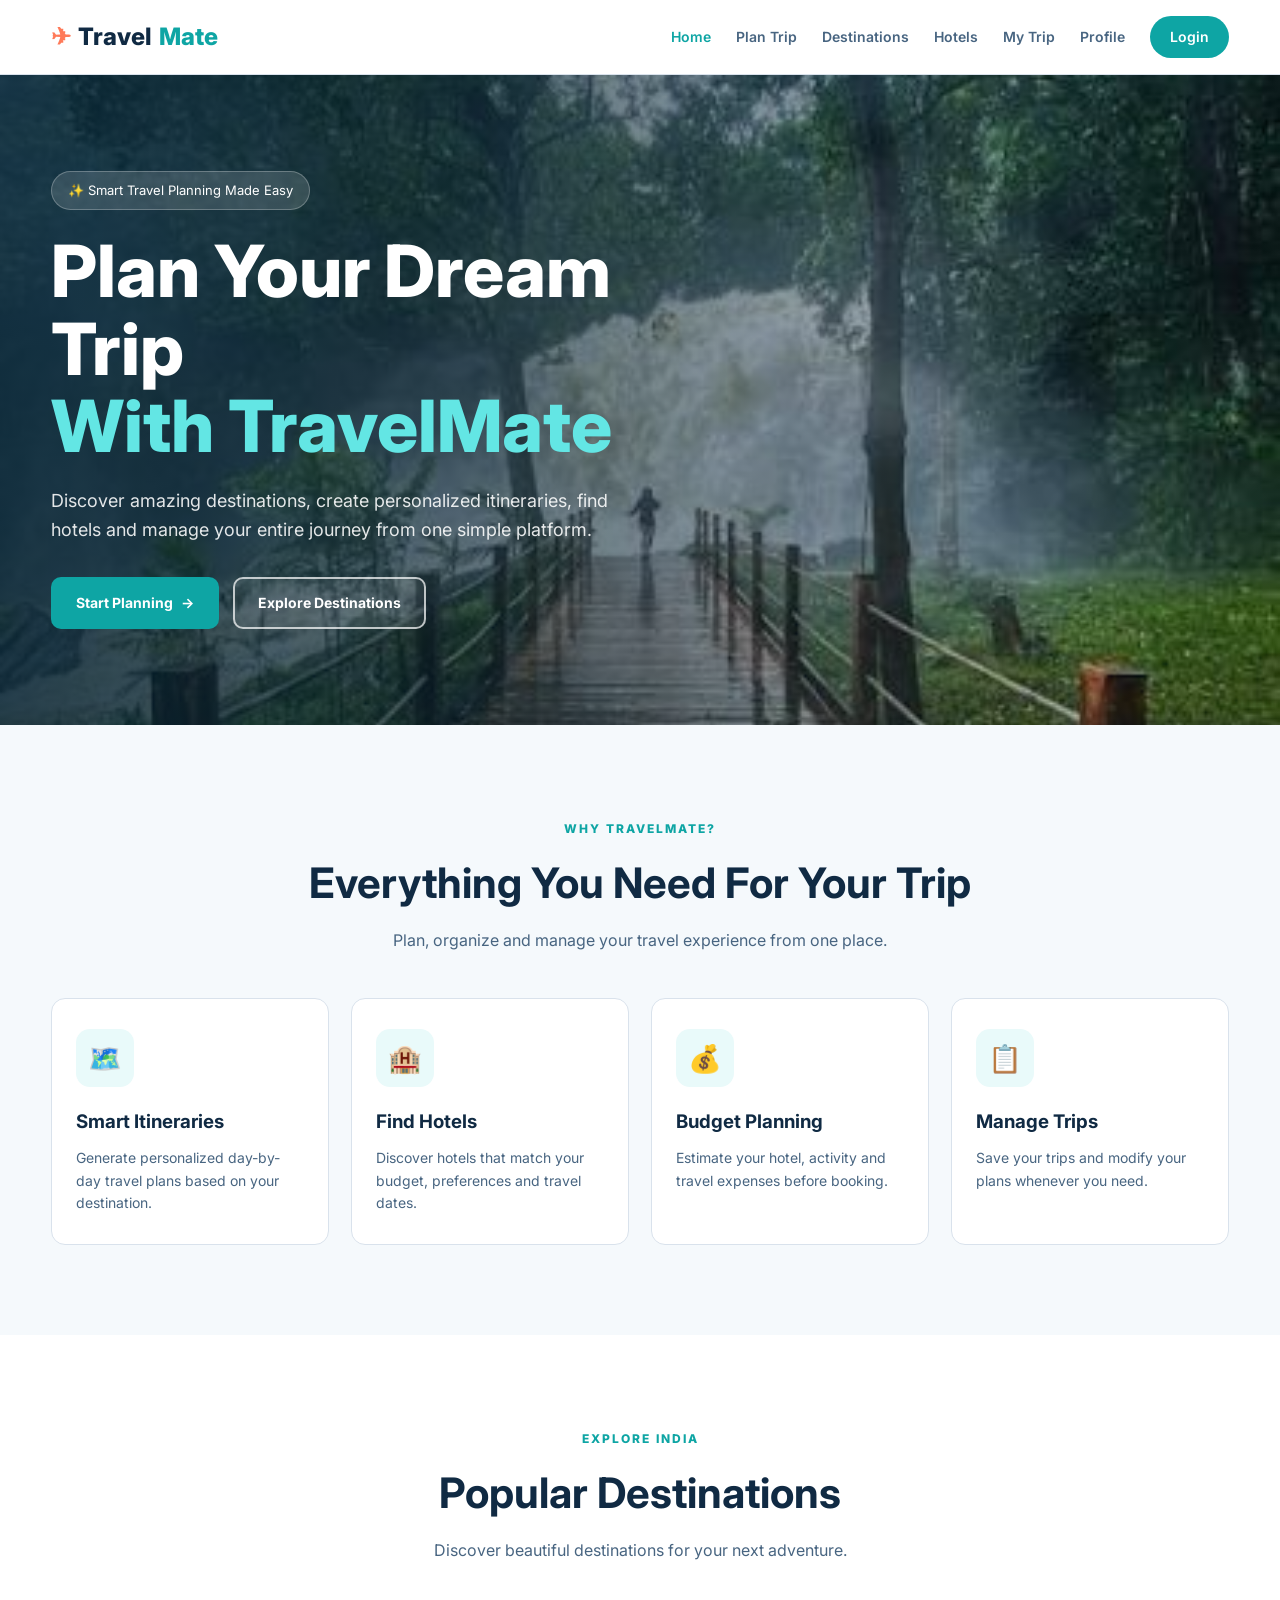
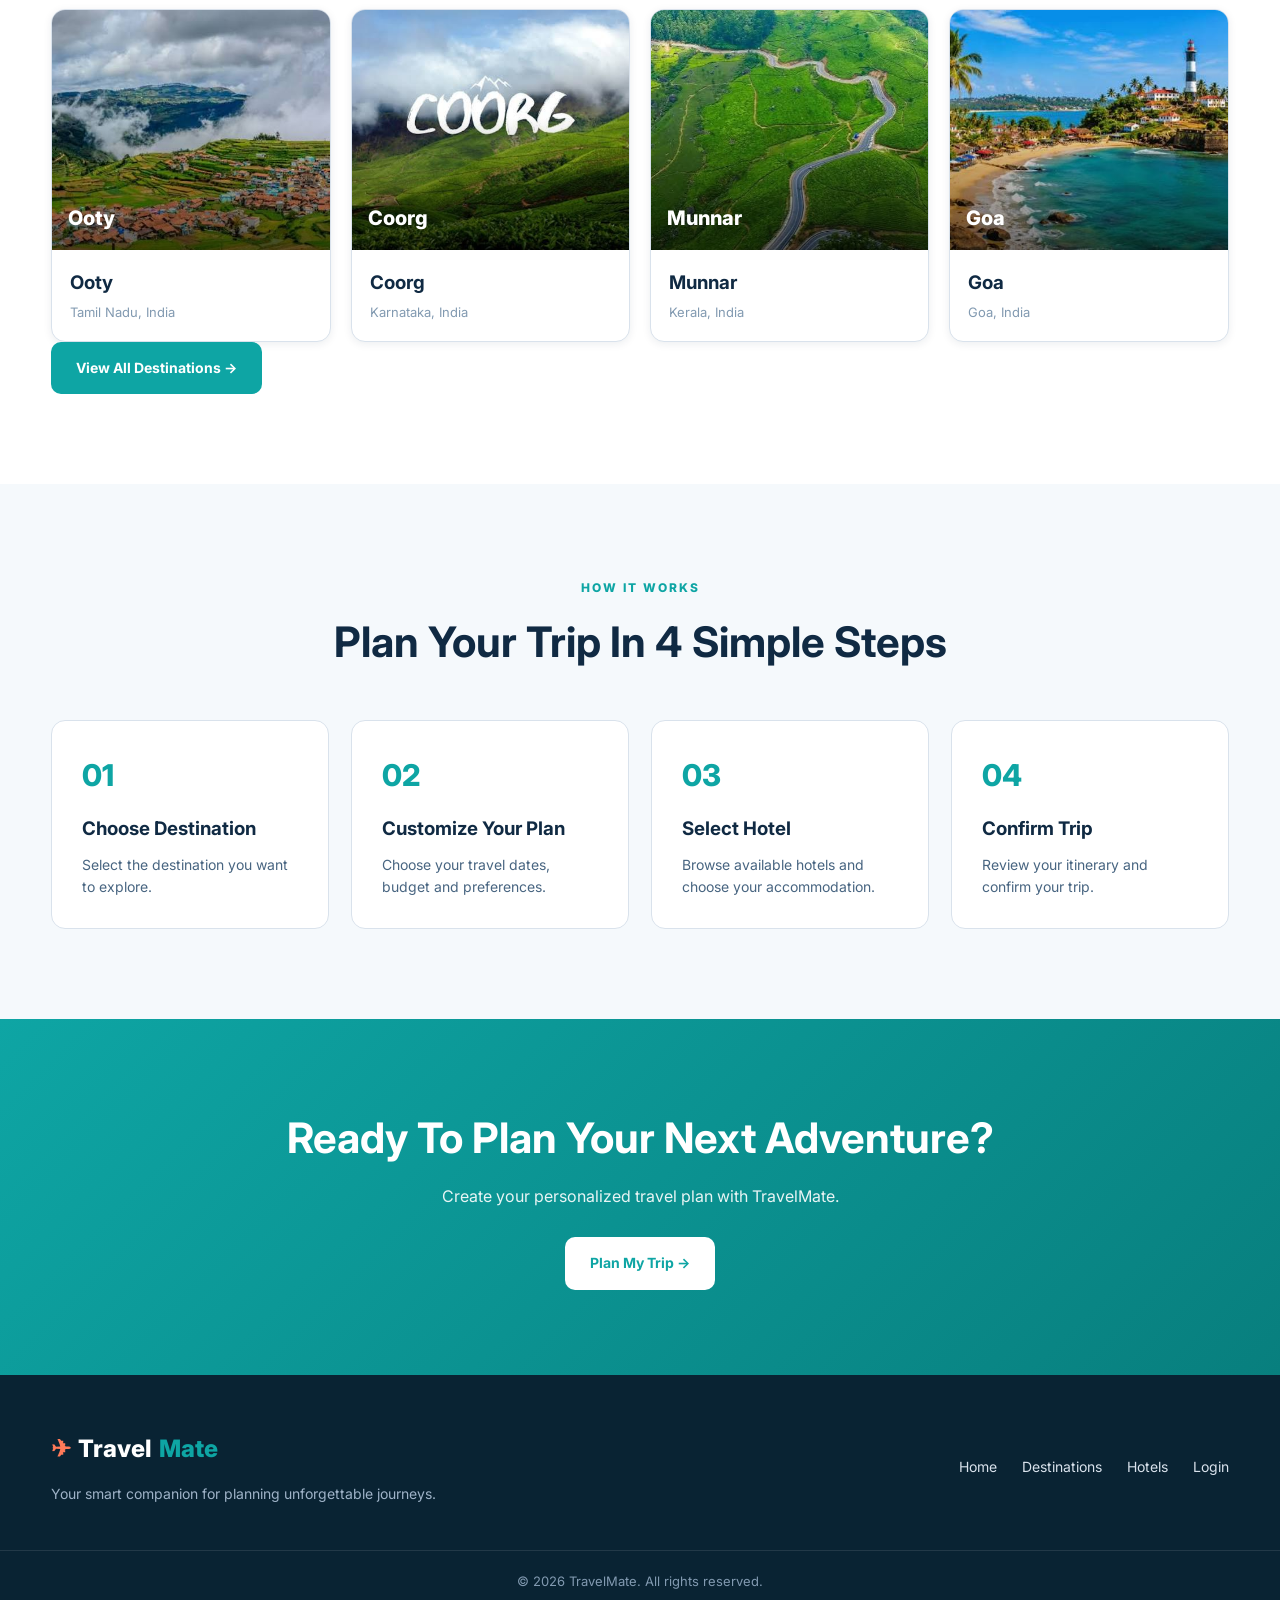
<file: index.html>
<!DOCTYPE html>
<html lang="en">

<head>
    <meta charset="UTF-8">

    <meta name="viewport" content="width=device-width, initial-scale=1.0">

    <title>TravelMate - Smart Travel Planner</title>

    <!-- Main CSS -->
    <link rel="stylesheet" href="css/style.css">

    <!-- Google Font -->
    <link rel="preconnect" href="https://fonts.googleapis.com">
    <link rel="preconnect" href="https://fonts.gstatic.com" crossorigin>

    <link href="https://fonts.googleapis.com/css2?family=Inter:wght@400;500;600;700;800&display=swap"
        rel="stylesheet">
</head>

<body>

    <!-- ==============================
         NAVIGATION
    =============================== -->

    <header class="navbar">

        <div class="container nav-container">

            <!-- Logo -->
            <a href="index.html" class="logo">
                <span class="logo-icon">✈</span>
                Travel<span>Mate</span>
            </a>


            <!-- Desktop Navigation -->
            <nav class="nav-links" id="navLinks">

                <a href="index.html" class="active">
                    Home
                </a>

                <a href="dashboard.html">
                    Plan Trip
                </a>

                <a href="destinations.html">
                    Destinations
                </a>

                <a href="hotels.html">
                    Hotels
                </a>

                 <a href="my_trips.html">
                    My Trip
                </a>

                 <a href="profile.html">
                    Profile
                </a>

                <a href="login.html" class="nav-login">
                    Login
                </a>

            </nav>


            <!-- Mobile Menu Button -->
            <button
                class="mobile-menu-btn"
                id="mobileMenuBtn"
                aria-label="Open menu">

                ☰

            </button>

        </div>

    </header>


    <!-- ==============================
         HERO SECTION
    =============================== -->

    <main>

        <section class="hero">

            <div class="hero-overlay"></div>


            <div class="container hero-content">

                <div class="hero-text">

                    <div class="hero-badge">
                        ✨ Smart Travel Planning Made Easy
                    </div>


                    <h1>
                        Plan Your Dream Trip
                        <span>With TravelMate</span>
                    </h1>


                    <p>
                        Discover amazing destinations, create personalized
                        itineraries, find hotels and manage your entire
                        journey from one simple platform.
                    </p>


                    <div class="hero-buttons">

                        <a
                            href="login.html"
                            class="btn btn-primary">

                            Start Planning
                            <span>→</span>

                        </a>


                        <a
                            href="destinations.html"
                            class="btn btn-outline">

                            Explore Destinations

                        </a>

                    </div>

                </div>

            </div>

        </section>


        <!-- ==============================
             FEATURES
        =============================== -->

        <section class="section">

            <div class="container">

                <div class="section-heading">

                    <span class="section-label">
                        WHY TRAVELMATE?
                    </span>

                    <h2>
                        Everything You Need For Your Trip
                    </h2>

                    <p>
                        Plan, organize and manage your travel
                        experience from one place.
                    </p>

                </div>


                <div class="feature-grid">


                    <!-- Feature 1 -->

                    <div class="feature-card">

                        <div class="feature-icon">
                            🗺️
                        </div>

                        <h3>
                            Smart Itineraries
                        </h3>

                        <p>
                            Generate personalized day-by-day
                            travel plans based on your destination.
                        </p>

                    </div>


                    <!-- Feature 2 -->

                    <div class="feature-card">

                        <div class="feature-icon">
                            🏨
                        </div>

                        <h3>
                            Find Hotels
                        </h3>

                        <p>
                            Discover hotels that match your budget,
                            preferences and travel dates.
                        </p>

                    </div>


                    <!-- Feature 3 -->

                    <div class="feature-card">

                        <div class="feature-icon">
                            💰
                        </div>

                        <h3>
                            Budget Planning
                        </h3>

                        <p>
                            Estimate your hotel, activity and
                            travel expenses before booking.
                        </p>

                    </div>


                    <!-- Feature 4 -->

                    <div class="feature-card">

                        <div class="feature-icon">
                            📋
                        </div>

                        <h3>
                            Manage Trips
                        </h3>

                        <p>
                            Save your trips and modify your plans
                            whenever you need.
                        </p>

                    </div>

                </div>

            </div>

        </section>


        <!-- ==============================
             POPULAR DESTINATIONS
        =============================== -->

        <section class="section section-light">

            <div class="container">

                <div class="section-heading">

                    <span class="section-label">
                        EXPLORE INDIA
                    </span>

                    <h2>
                        Popular Destinations
                    </h2>

                    <p>
                        Discover beautiful destinations for
                        your next adventure.
                    </p>

                </div>


                <div class="destination-preview-grid">


                    <!-- OOTY -->

                    <div class="destination-preview">

                        <div
                            class="destination-image"
                            style="background-image:
                            url('assets/images/ooty.jpg');">

                            <span>
                                Ooty
                            </span>

                        </div>


                        <div class="destination-info">

                            <h3>
                                Ooty
                            </h3>

                            <p>
                                Tamil Nadu, India
                            </p>

                        </div>

                    </div>


                    <!-- COORG -->

                    <div class="destination-preview">

                        <div
                            class="destination-image"
                            style="background-image:
                            url('assets/images/coorg.jpg');">

                            <span>
                                Coorg
                            </span>

                        </div>


                        <div class="destination-info">

                            <h3>
                                Coorg
                            </h3>

                            <p>
                                Karnataka, India
                            </p>

                        </div>

                    </div>


                    <!-- MUNNAR -->

                    <div class="destination-preview">

                        <div
                            class="destination-image"
                            style="background-image:
                            url('assets/images/munnar.jpg');">

                            <span>
                                Munnar
                            </span>

                        </div>


                        <div class="destination-info">

                            <h3>
                                Munnar
                            </h3>

                            <p>
                                Kerala, India
                            </p>

                        </div>

                    </div>


                    <!-- GOA -->

                    <div class="destination-preview">

                        <div
                            class="destination-image"
                            style="background-image:
                            url('assets/images/goa.jpg');">

                            <span>
                                Goa
                            </span>

                        </div>


                        <div class="destination-info">

                            <h3>
                                Goa
                            </h3>

                            <p>
                                Goa, India
                            </p>

                        </div>

                    </div>

                </div>


                <div class="center-button">

                    <a
                        href="destinations.html"
                        class="btn btn-primary">

                        View All Destinations →

                    </a>

                </div>

            </div>

        </section>


        <!-- ==============================
             HOW IT WORKS
        =============================== -->

        <section class="section">

            <div class="container">

                <div class="section-heading">

                    <span class="section-label">
                        HOW IT WORKS
                    </span>

                    <h2>
                        Plan Your Trip In 4 Simple Steps
                    </h2>

                </div>


                <div class="steps-grid">


                    <div class="step-card">

                        <div class="step-number">
                            01
                        </div>

                        <h3>
                            Choose Destination
                        </h3>

                        <p>
                            Select the destination you want
                            to explore.
                        </p>

                    </div>


                    <div class="step-card">

                        <div class="step-number">
                            02
                        </div>

                        <h3>
                            Customize Your Plan
                        </h3>

                        <p>
                            Choose your travel dates,
                            budget and preferences.
                        </p>

                    </div>


                    <div class="step-card">

                        <div class="step-number">
                            03
                        </div>

                        <h3>
                            Select Hotel
                        </h3>

                        <p>
                            Browse available hotels and
                            choose your accommodation.
                        </p>

                    </div>


                    <div class="step-card">

                        <div class="step-number">
                            04
                        </div>

                        <h3>
                            Confirm Trip
                        </h3>

                        <p>
                            Review your itinerary and
                            confirm your trip.
                        </p>

                    </div>

                </div>

            </div>

        </section>


        <!-- ==============================
             CALL TO ACTION
        =============================== -->

        <section class="cta-section">

            <div class="container cta-content">

                <h2>
                    Ready To Plan Your Next Adventure?
                </h2>

                <p>
                    Create your personalized travel plan
                    with TravelMate.
                </p>

                <a
                    href="login.html"
                    class="btn btn-white">

                    Plan My Trip →

                </a>

            </div>

        </section>

    </main>


    <!-- ==============================
         FOOTER
    =============================== -->

    <footer class="footer">

        <div class="container footer-content">


            <div class="footer-about">

                <a
                    href="index.html"
                    class="logo footer-logo">

                    <span class="logo-icon">
                        ✈
                    </span>

                    Travel<span>Mate</span>

                </a>

                <p>
                    Your smart companion for planning
                    unforgettable journeys.
                </p>

            </div>


            <div class="footer-links">

                <a href="index.html">
                    Home
                </a>

                <a href="destinations.html">
                    Destinations
                </a>

                <a href="hotels.html">
                    Hotels
                </a>

                <a href="login.html">
                    Login
                </a>

            </div>

        </div>


        <div class="footer-bottom">

            <p>
                © 2026 TravelMate. All rights reserved.
            </p>

        </div>

    </footer>


    <!-- Main JavaScript -->

    <script src="js/main.js"></script>

</body>

</html>
</file>
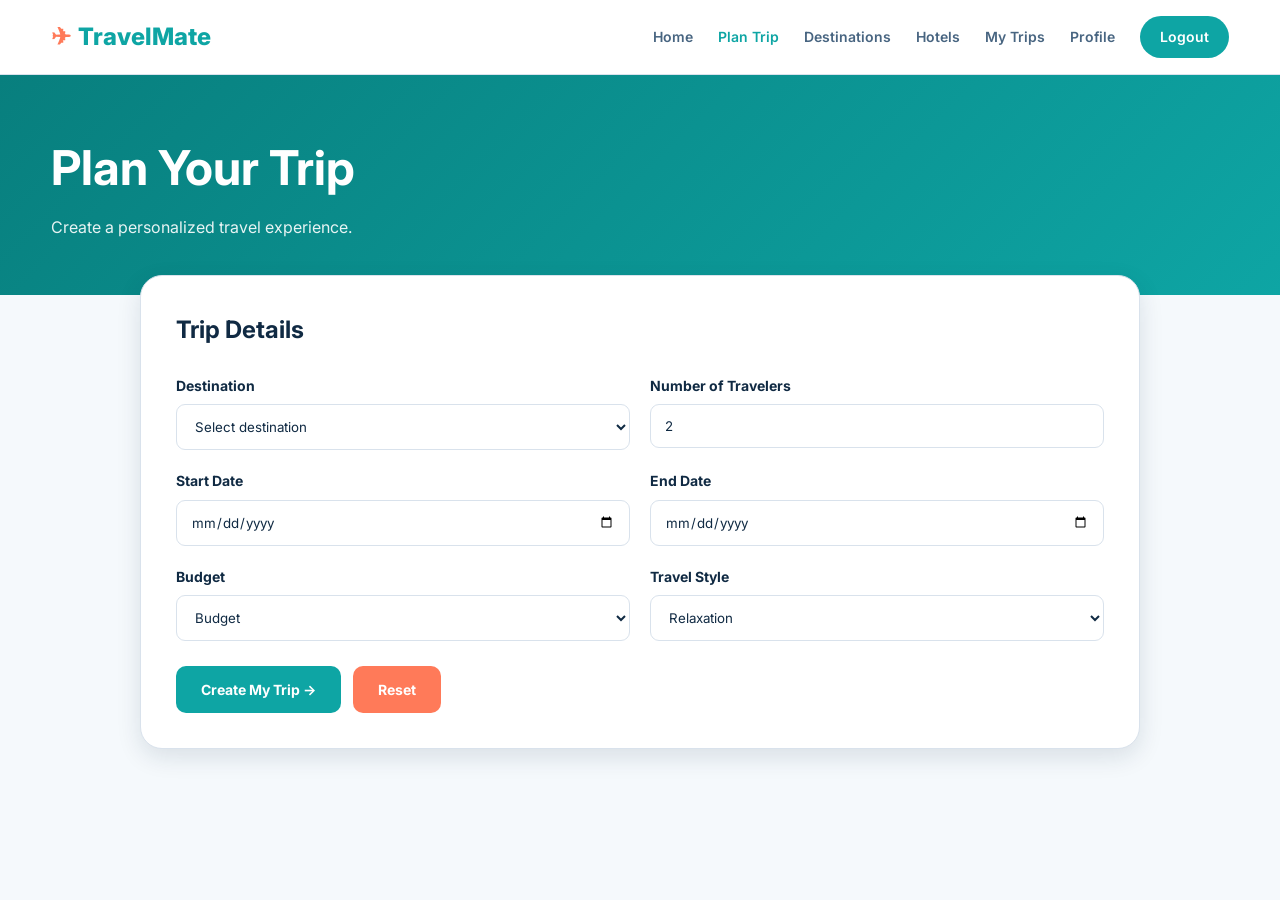
<file: booking.html>
<!DOCTYPE html>
<html lang="en">

<head>

    <meta charset="UTF-8">

    <meta name="viewport"
          content="width=device-width, initial-scale=1.0">

    <title>Booking Confirmation | TravelMate</title>

    <link rel="preconnect"
          href="https://fonts.googleapis.com">

    <link rel="preconnect"
          href="https://fonts.gstatic.com"
          crossorigin>

    <link href="https://fonts.googleapis.com/css2?family=Inter:wght@400;500;600;700;800&display=swap"
          rel="stylesheet">

    <link rel="stylesheet"
          href="css/style.css">

</head>

<body>


<!-- =====================================================
     NAVBAR
===================================================== -->

<header class="navbar">

    <div class="container nav-container">

        <a href="index.html" class="logo">

            <span class="logo-icon">✈</span>

            <span>TravelMate</span>

        </a>


        <nav class="nav-links" id="navLinks">

            <a href="index.html">
                Home
            </a>

            <a href="dashboard.html">
                Plan Trip
            </a>

            <a href="destinations.html">
                Destinations
            </a>

            <a href="hotels.html">
                Hotels
            </a>

            <a href="my-trips.html">
                My Trips
            </a>

            <a href="profile.html">
                Profile
            </a>

            <a href="#" id="logoutBtn">
                Logout
            </a>

        </nav>


        <button
            class="mobile-menu-btn"
            id="mobileMenuBtn">

            ☰

        </button>

    </div>

</header>



<!-- =====================================================
     PAGE HEADER
===================================================== -->

<section class="page-header">

    <div class="container">

        <h1>
            Booking Confirmation
        </h1>

        <p>
            Your TravelMate booking details
        </p>

    </div>

</section>



<!-- =====================================================
     BOOKING SECTION
===================================================== -->

<section class="booking-section">

    <div class="container">

        <div class="booking-confirmation">


            <!-- SUCCESS -->
            
            <div class="booking-success">

                <div class="success-icon">
                    ✓
                </div>

                <h2>
                    Booking Confirmed!
                </h2>

                <p>
                    Your hotel booking has been successfully confirmed.
                </p>

                <span
                    class="booking-id"
                    id="bookingId">

                    Loading...

                </span>

            </div>



            <!-- BOOKING DETAILS -->

            <div class="booking-details">


                <!-- DESTINATION -->

                <div class="booking-detail">

                    <span>
                        Destination
                    </span>

                    <strong id="bookingDestination">
                        —
                    </strong>

                </div>



                <!-- DAYS -->

                <div class="booking-detail">

                    <span>
                        Trip Duration
                    </span>

                    <strong id="bookingDays">
                        —
                    </strong>

                </div>



                <!-- TRAVELERS -->

                <div class="booking-detail">

                    <span>
                        Travelers
                    </span>

                    <strong id="bookingTravelers">
                        —
                    </strong>

                </div>



                <!-- STARTING LOCATION -->

                <div class="booking-detail">

                    <span>
                        Starting Location
                    </span>

                    <strong id="bookingStarting">
                        —
                    </strong>

                </div>



                <!-- HOTEL -->

                <div class="booking-detail">

                    <span>
                        Hotel
                    </span>

                    <strong id="bookingHotel">
                        —
                    </strong>

                </div>



                <!-- HOTEL PRICE -->

                <div class="booking-detail">

                    <span>
                        Hotel Price
                    </span>

                    <strong id="bookingPrice">
                        ₹0
                    </strong>

                </div>



                <!-- BOOKING DATE -->

                <div class="booking-detail">

                    <span>
                        Booking Date
                    </span>

                    <strong id="bookingDate">
                        —
                    </strong>

                </div>



                <!-- TOTAL -->

                <div class="booking-detail">

                    <span>
                        Total Amount
                    </span>

                    <strong
                        id="bookingTotal"
                        style="
                            color:var(--primary-dark);
                            font-size:20px;
                        ">

                        ₹0

                    </strong>

                </div>


            </div>



            <!-- ACTIONS -->

            <div class="booking-actions">

                <a
                    href="my-trips.html"
                    class="btn btn-primary">

                    View My Trips

                </a>


                <a
                    href="dashboard.html"
                    class="btn"
                    style="
                        background:#f5f9fc;
                        color:var(--dark);
                    ">

                    Plan Another Trip

                </a>


                <button
                    class="btn btn-secondary"
                    onclick="window.print()">

                    Print Booking

                </button>

            </div>


        </div>

    </div>

</section>



<!-- =====================================================
     SCRIPTS
===================================================== -->

<script src="js/main.js"></script>

<script src="js/booking.js"></script>


</body>

</html>
</file>
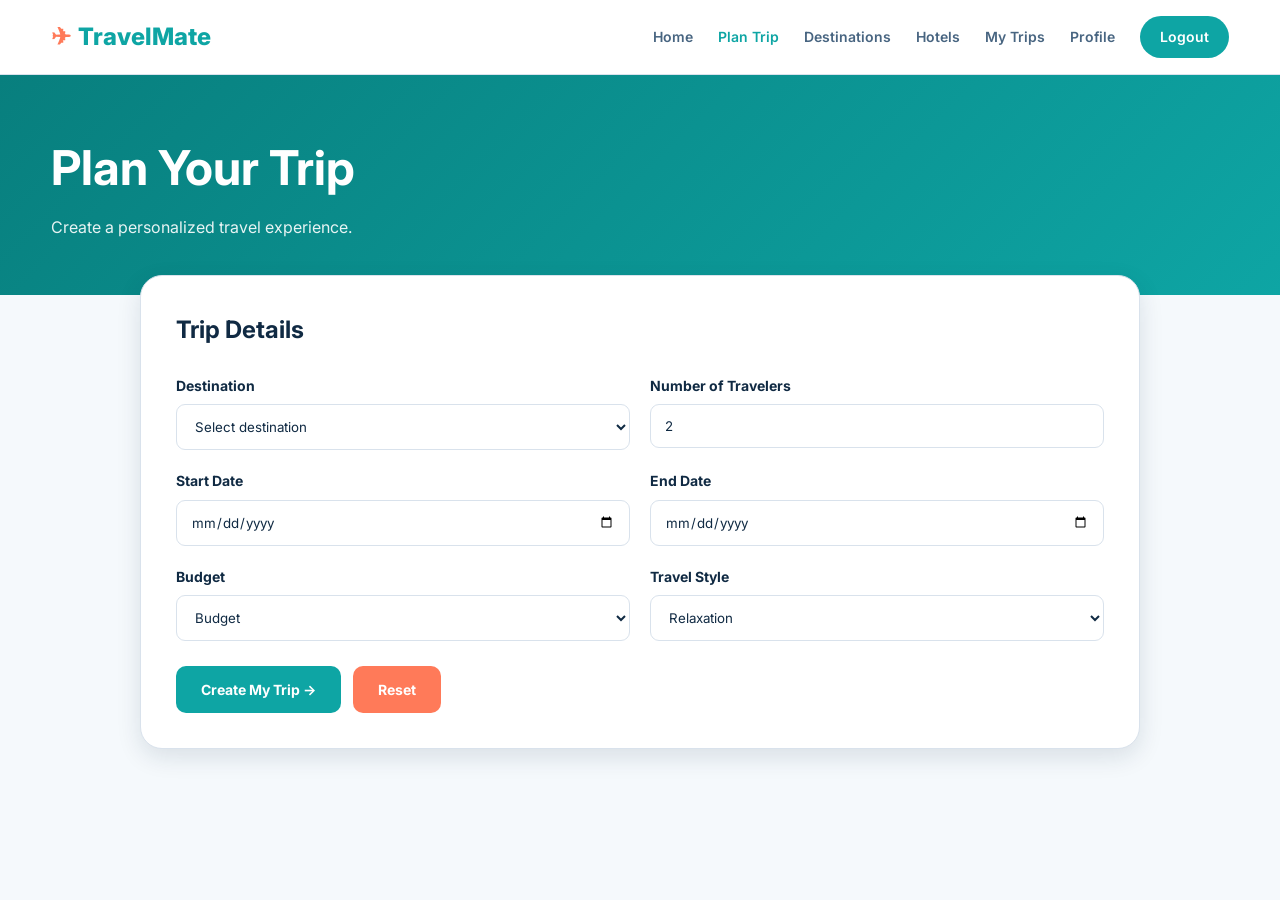
<file: dashboard.html>
<!DOCTYPE html> <html lang="en"> <head> <meta charset="UTF-8"> <meta name="viewport" content="width=device-width, initial-scale=1.0">
<title>TravelMate - Plan Trip</title>

<link rel="stylesheet" href="css/style.css">

<link rel="preconnect" href="https://fonts.googleapis.com">
<link rel="preconnect" href="https://fonts.gstatic.com" crossorigin>

<link
    href="https://fonts.googleapis.com/css2?family=Inter:wght@400;500;600;700;800&display=swap"
    rel="stylesheet">

</head> <body> <header class="navbar">
<div class="container nav-container">

    <!-- LOGO -->
    <a href="index.html" class="logo">
        <span class="logo-icon">✈</span>
        <span>TravelMate</span>
    </a>

    <!-- NAVIGATION -->
    <nav class="nav-links" id="navLinks">

        <a href="index.html">
            Home
        </a>

        <a href="dashboard.html" class="active">
            Plan Trip
        </a>

        <a href="destinations.html">
            Destinations
        </a>

        <a href="hotels.html">
            Hotels
        </a>

        <!-- MY TRIPS -->
        <a href="my-trips.html">
            My Trips
        </a>

        <!-- PROFILE -->
        <a href="profile.html">
            Profile
        </a>

        <!-- LOGOUT -->
        <a href="#" id="logoutBtn" class="nav-login">
            Logout
        </a>

    </nav>

    <!-- MOBILE MENU -->
    <button
        class="mobile-menu-btn"
        id="mobileMenuBtn"
        type="button">
        ☰
    </button>

</div>

</header> <!-- PAGE HEADER --> <section class="page-header">
<div class="container">

    <h1>
        Plan Your Trip
    </h1>

    <p>
        Create a personalized travel experience.
    </p>

</div>

</section> <!-- PLANNER --> <main class="planner-section">
<div class="container">

    <div class="planner-card">

        <h2>
            Trip Details
        </h2>

        <form id="tripForm">

            <div class="form-grid">

                <!-- DESTINATION -->

                <div class="form-group">

                    <label for="destination">
                        Destination
                    </label>

                    <select id="destination" required>

                        <option value="">
                            Select destination
                        </option>

                        <option value="Ooty">
                            Ooty
                        </option>

                        <option value="Coorg">
                            Coorg
                        </option>

                        <option value="Munnar">
                            Munnar
                        </option>

                        <option value="Goa">
                            Goa
                        </option>

                    </select>

                </div>


                <!-- TRAVELERS -->

                <div class="form-group">

                    <label for="travelers">
                        Number of Travelers
                    </label>

                    <input
                        type="number"
                        id="travelers"
                        min="1"
                        value="2"
                        required>

                </div>


                <!-- START DATE -->

                <div class="form-group">

                    <label for="startDate">
                        Start Date
                    </label>

                    <input
                        type="date"
                        id="startDate"
                        required>

                </div>


                <!-- END DATE -->

                <div class="form-group">

                    <label for="endDate">
                        End Date
                    </label>

                    <input
                        type="date"
                        id="endDate"
                        required>

                </div>


                <!-- BUDGET -->

                <div class="form-group">

                    <label for="budget">
                        Budget
                    </label>

                    <select id="budget">

                        <option value="Budget">
                            Budget
                        </option>

                        <option value="Standard">
                            Standard
                        </option>

                        <option value="Luxury">
                            Luxury
                        </option>

                    </select>

                </div>


                <!-- TRAVEL STYLE -->

                <div class="form-group">

                    <label for="travelStyle">
                        Travel Style
                    </label>

                    <select id="travelStyle">

                        <option value="Relaxation">
                            Relaxation
                        </option>

                        <option value="Adventure">
                            Adventure
                        </option>

                        <option value="Nature">
                            Nature
                        </option>

                        <option value="Culture">
                            Culture
                        </option>

                    </select>

                </div>

            </div>


            <!-- ACTIONS -->

            <div class="planner-actions">

                <button
                    type="submit"
                    class="btn btn-primary">

                    Create My Trip →

                </button>

                <button
                    type="button"
                    id="resetTrip"
                    class="btn btn-secondary">

                    Reset

                </button>

            </div>

        </form>

    </div>

</div>

</main> <!-- JAVASCRIPT --> <script src="js/main.js"></script> <script src="js/itinerary.js"></script> </body> </html>
</file>
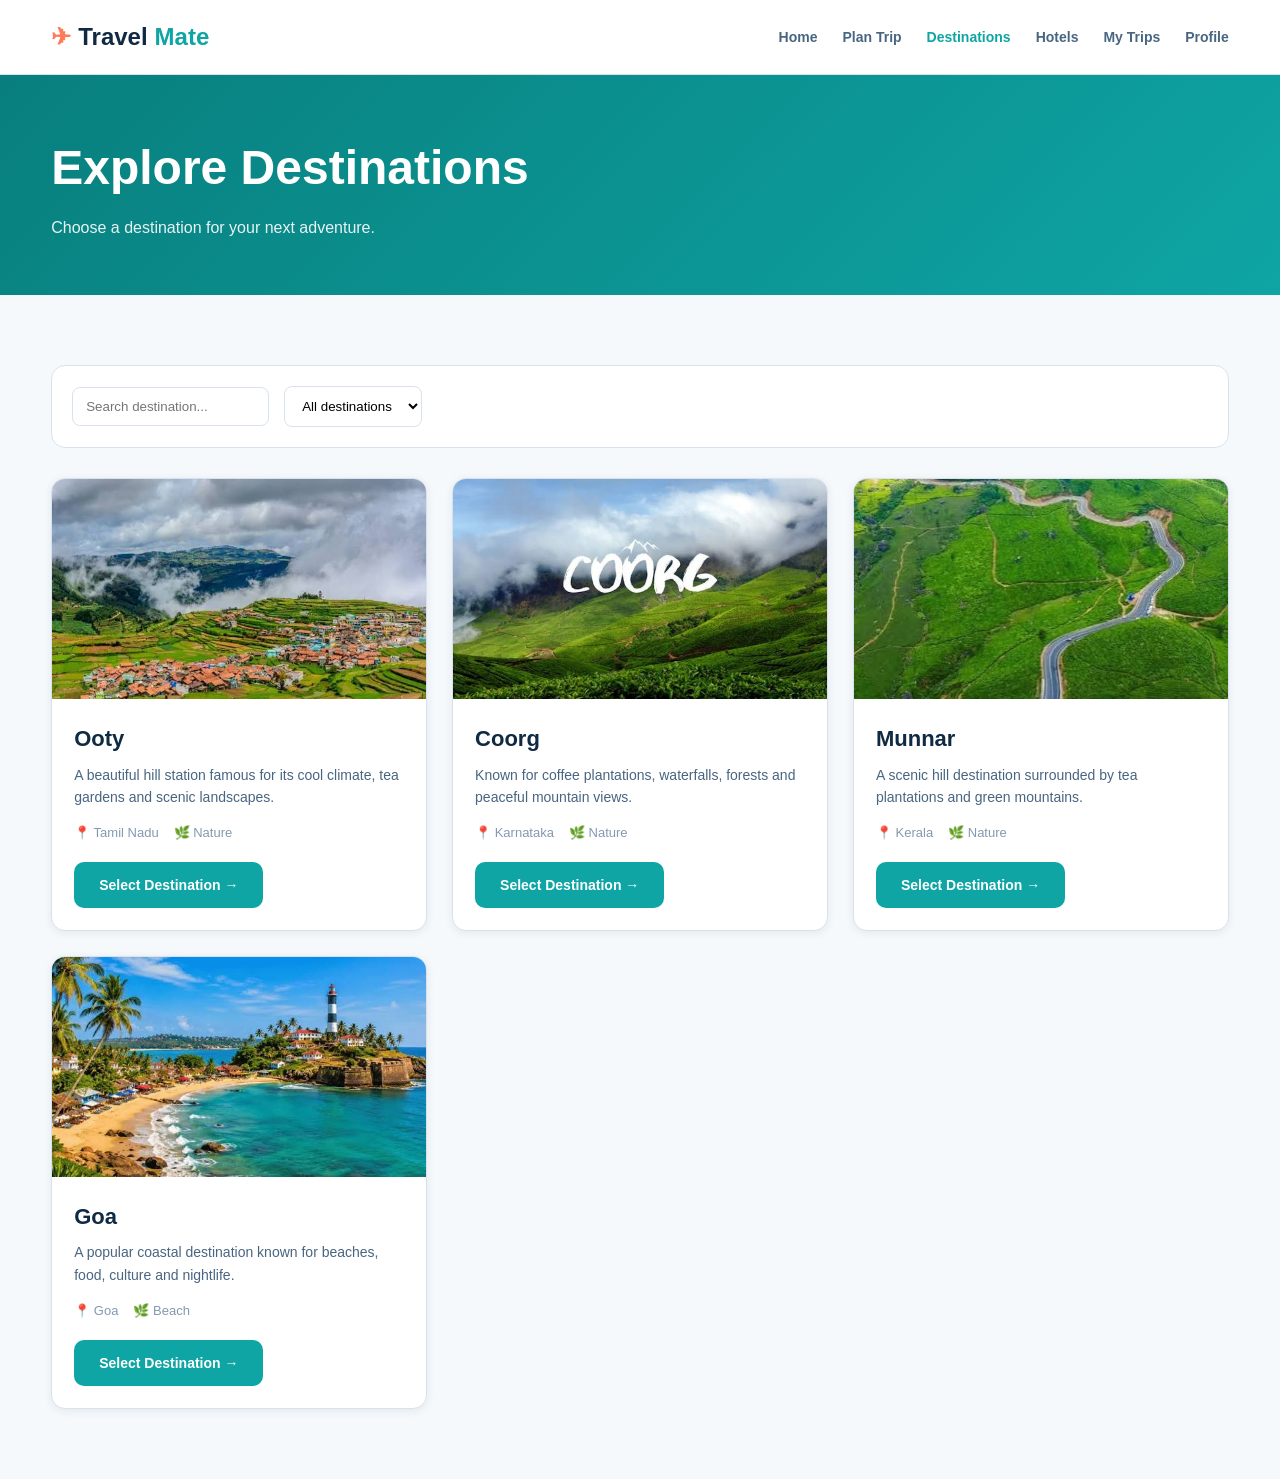
<file: destinations.html>
<!DOCTYPE html>
<html lang="en">

<head>

<meta charset="UTF-8">

<meta
    name="viewport"
    content="width=device-width, initial-scale=1.0">

<title>TravelMate - Destinations</title>

<link rel="stylesheet" href="css/style.css">

</head>

<body>

<header class="navbar">

<div class="container nav-container">

<a href="index.html" class="logo">
    <span class="logo-icon">✈</span>
    Travel<span>Mate</span>
</a>

<nav class="nav-links">

<a href="index.html">Home</a>

<a href="dashboard.html">Plan Trip</a>

<a href="destinations.html" class="active">
    Destinations
</a>

<a href="hotels.html">Hotels</a>

<a href="my-trips.html">My Trips</a>

<a href="profile.html">Profile</a>

</nav>

<button
    class="mobile-menu-btn"
    id="mobileMenuBtn">
    ☰
</button>

</div>

</header>


<section class="page-header">

<div class="container">

<h1>
    Explore Destinations
</h1>

<p>
    Choose a destination for your next adventure.
</p>

</div>

</section>


<main class="destinations-section">

<div class="container">

<div class="filter-bar">

<input
    type="text"
    id="destinationSearch"
    placeholder="Search destination...">

<select id="destinationFilter">

<option value="all">
    All destinations
</option>

<option value="Tamil Nadu">
    Tamil Nadu
</option>

<option value="Karnataka">
    Karnataka
</option>

<option value="Kerala">
    Kerala
</option>

<option value="Goa">
    Goa
</option>

</select>

</div>


<div
    class="destination-grid"
    id="destinationGrid">
</div>

</div>

</main>


<script src="js/destinations.js"></script>

</body>
</html>
</file>
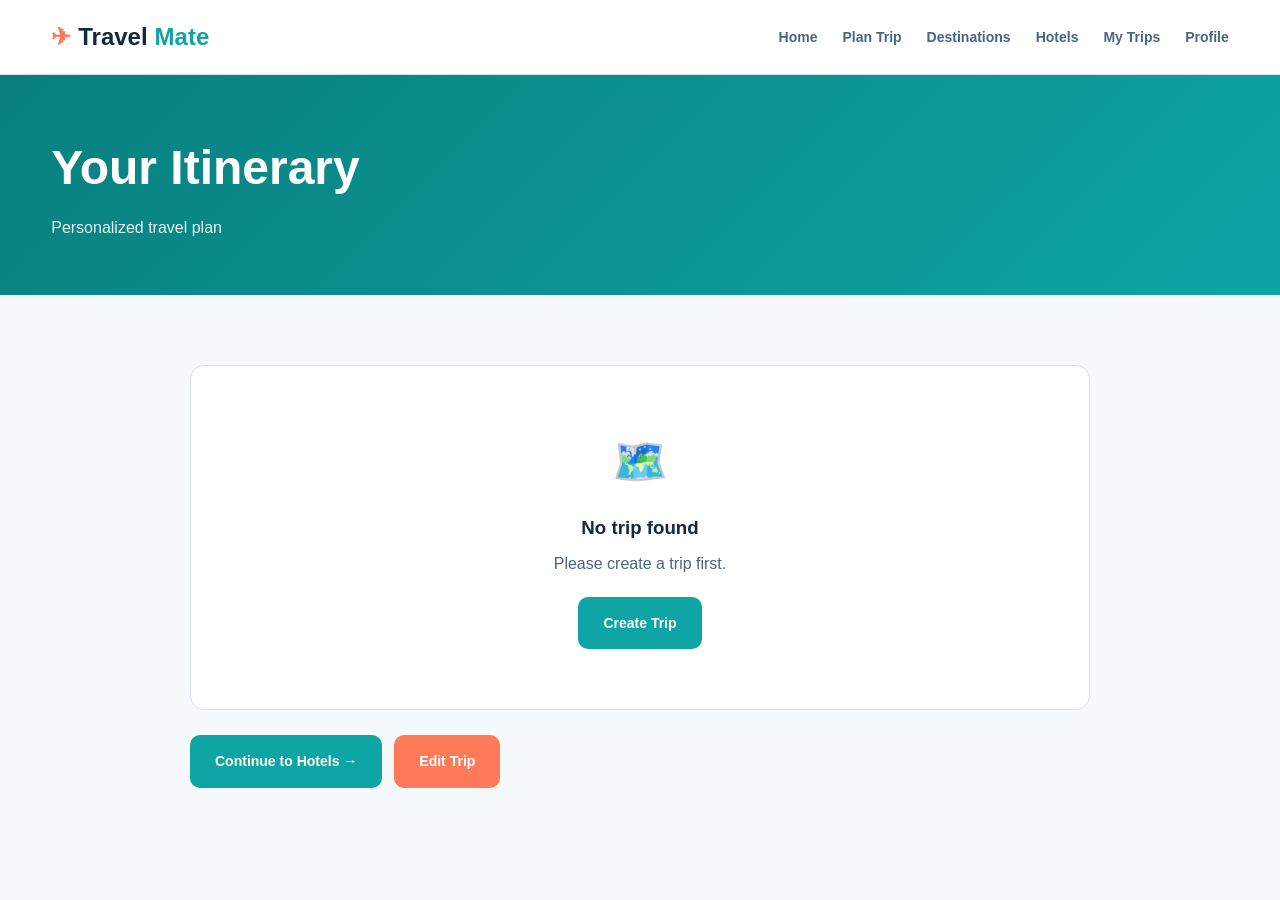
<file: itinerary.html>
<!DOCTYPE html>
<html lang="en">

<head>

<meta charset="UTF-8">

<meta
    name="viewport"
    content="width=device-width, initial-scale=1.0">

<title>TravelMate - Itinerary</title>

<link rel="stylesheet" href="css/style.css">

</head>

<body>

<header class="navbar">

<div class="container nav-container">

<a href="index.html" class="logo">
    <span class="logo-icon">✈</span>
    Travel<span>Mate</span>
</a>

<nav class="nav-links">

<a href="index.html">Home</a>
<a href="dashboard.html">Plan Trip</a>
<a href="destinations.html">Destinations</a>
<a href="hotels.html">Hotels</a>
<a href="my-trips.html">My Trips</a>
<a href="profile.html">Profile</a>

</nav>

</div>

</header>


<section class="page-header">

<div class="container">

<h1>
    Your Itinerary
</h1>

<p id="itinerarySubtitle">
    Personalized travel plan
</p>

</div>

</section>


<main class="itinerary-section">

<div class="container itinerary-container">

<div id="itineraryContainer"></div>

<div class="planner-actions">

<a
    href="hotels.html"
    class="btn btn-primary">

    Continue to Hotels →

</a>

<a
    href="dashboard.html"
    class="btn btn-secondary">

    Edit Trip

</a>

</div>

</div>

</main>


<script src="js/itinerary.js"></script>

</body>
</html>
</file>
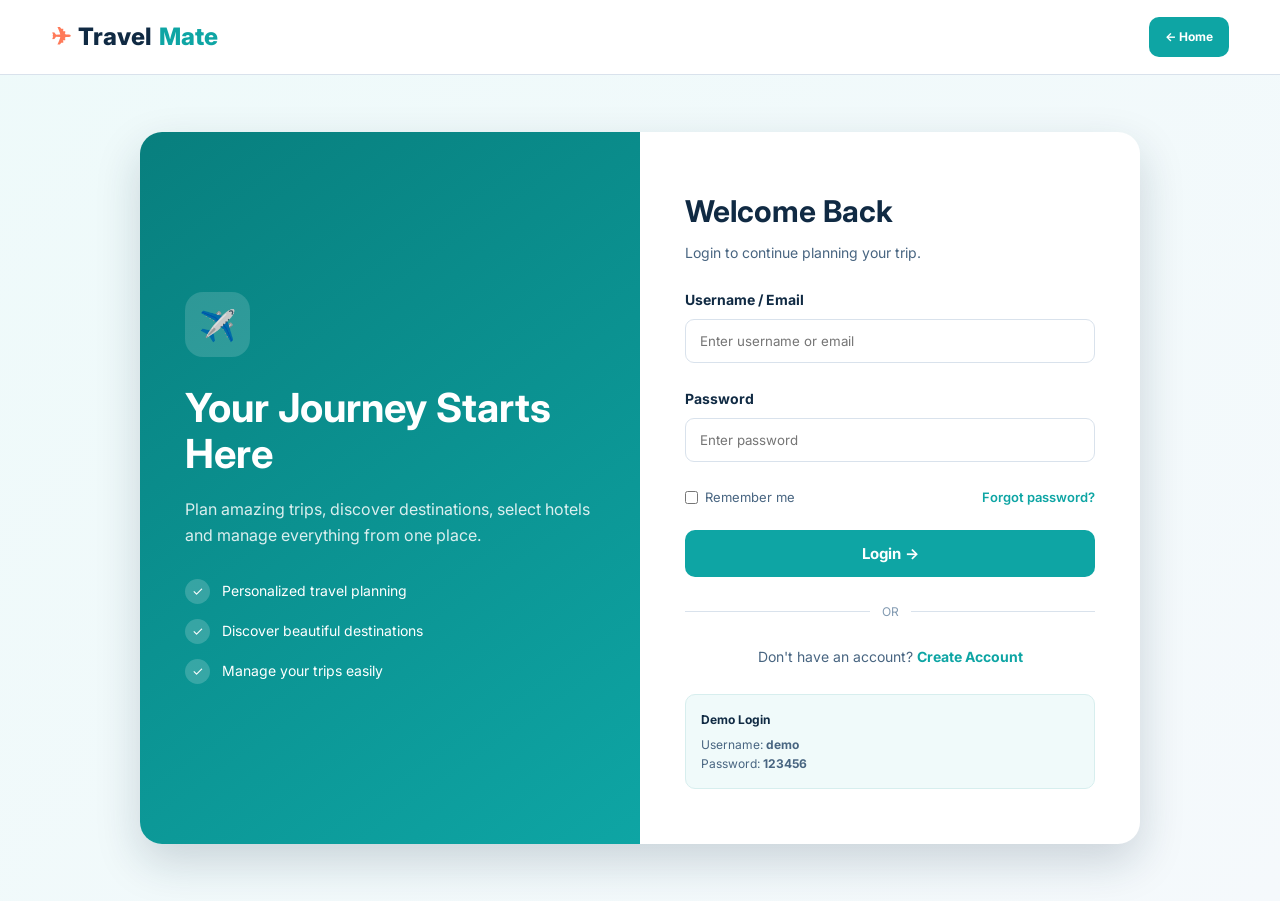
<file: login.html>
<!DOCTYPE html>
<html lang="en">
<head>
    <meta charset="UTF-8">
    <meta name="viewport" content="width=device-width, initial-scale=1.0">

    <title>TravelMate - Login</title>

    <link rel="stylesheet" href="css/style.css">

    <link rel="preconnect" href="https://fonts.googleapis.com">
    <link rel="preconnect" href="https://fonts.gstatic.com" crossorigin>
    <link href="https://fonts.googleapis.com/css2?family=Inter:wght@400;500;600;700;800&display=swap" rel="stylesheet">
</head>

<body class="auth-page">

<header class="navbar">
    <div class="container nav-container">

        <a href="index.html" class="logo">
            <span class="logo-icon">✈</span>
            Travel<span>Mate</span>
        </a>

        <a href="index.html" class="btn btn-primary btn-small">
            ← Home
        </a>

    </div>
</header>

<main class="auth-container">

    <div class="auth-card">

        <section class="auth-info">

            <div class="auth-info-content">

                <div class="auth-logo">
                    ✈️
                </div>

                <h1>
                    Your Journey
                    Starts Here
                </h1>

                <p>
                    Plan amazing trips, discover destinations,
                    select hotels and manage everything from one place.
                </p>

                <div class="auth-benefits">

                    <div class="auth-benefit">
                        <span>✓</span>
                        <p>Personalized travel planning</p>
                    </div>

                    <div class="auth-benefit">
                        <span>✓</span>
                        <p>Discover beautiful destinations</p>
                    </div>

                    <div class="auth-benefit">
                        <span>✓</span>
                        <p>Manage your trips easily</p>
                    </div>

                </div>

            </div>

        </section>

        <section class="auth-form-section">

            <div class="auth-form-header">
                <h2>Welcome Back</h2>
                <p>Login to continue planning your trip.</p>
            </div>

            <div id="loginMessage" class="form-message"></div>

            <form id="loginForm">

                <div class="form-group">
                    <label for="email">
                        Username / Email
                    </label>

                    <input
                        type="text"
                        id="email"
                        placeholder="Enter username or email"
                        required>
                </div>

                <br>

                <div class="form-group">
                    <label for="password">
                        Password
                    </label>

                    <input
                        type="password"
                        id="password"
                        placeholder="Enter password"
                        required>
                </div>

                <br>

                <div class="login-options">

                    <label class="checkbox-label">
                        <input
                            type="checkbox"
                            id="rememberMe">

                        Remember me
                    </label>

                    <a href="#" id="forgotPassword">
                        Forgot password?
                    </a>

                </div>

                <button
                    type="submit"
                    class="btn btn-primary auth-submit">

                    Login →

                </button>

            </form>

            <div class="auth-divider">
                OR
            </div>

            <p class="register-text">
                Don't have an account?
                <a href="#" id="createAccount">
                    Create Account
                </a>
            </p>

            <div class="demo-login">

                <strong>
                    Demo Login
                </strong>

                Username:
                <b>demo</b>

                <br>

                Password:
                <b>123456</b>

            </div>

        </section>

    </div>

</main>

<script src="js/auth.js"></script>

</body>
</html>
</file>
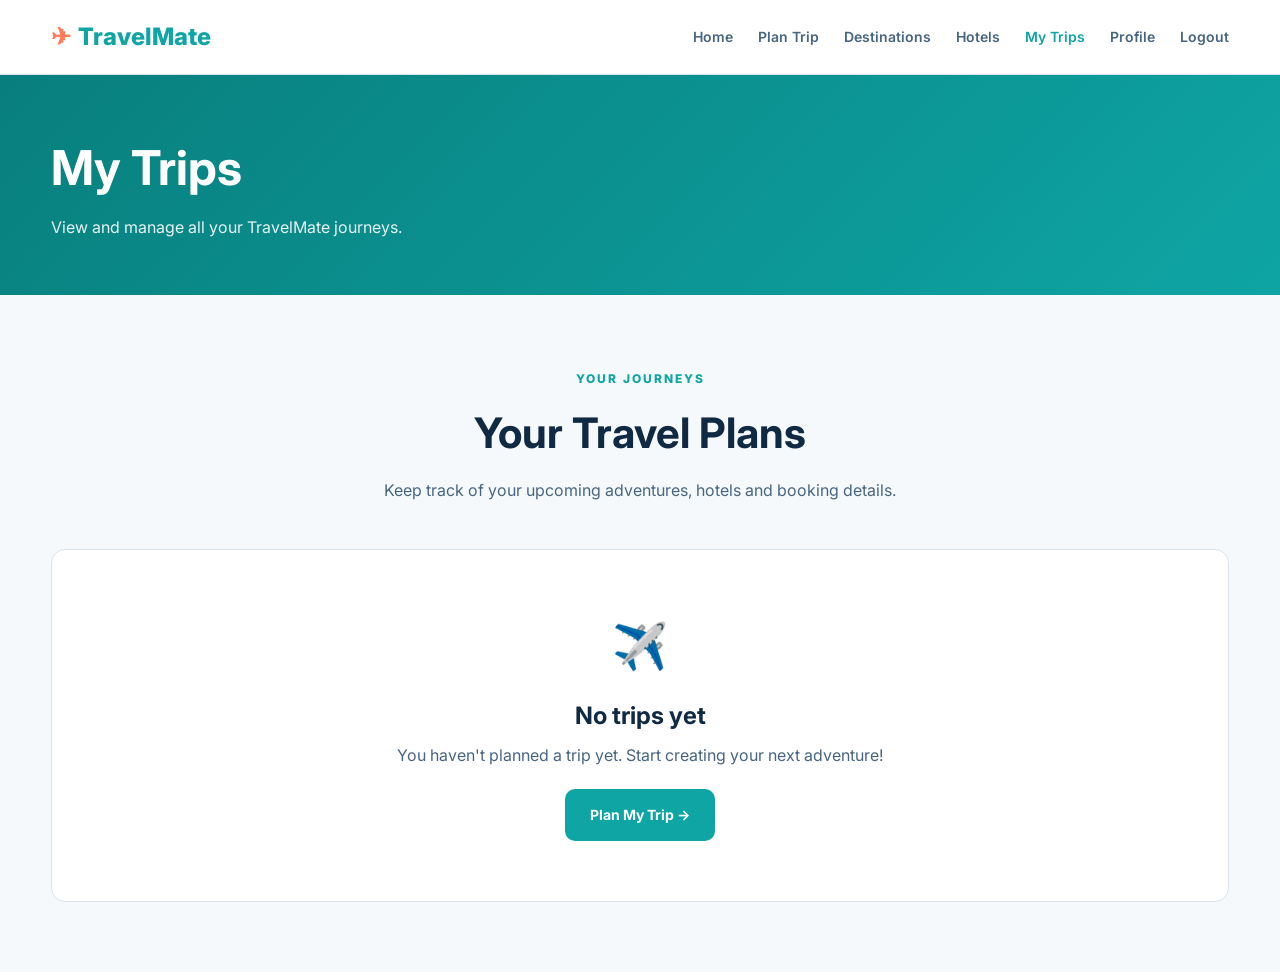
<file: my-trips.html>
<!DOCTYPE html>
<html lang="en">

<head>

    <meta charset="UTF-8">

    <meta name="viewport"
          content="width=device-width, initial-scale=1.0">

    <title>My Trips | TravelMate</title>

    <link rel="stylesheet"
          href="css/style.css">

    <link rel="preconnect"
          href="https://fonts.googleapis.com">

    <link rel="preconnect"
          href="https://fonts.gstatic.com"
          crossorigin>

    <link href="https://fonts.googleapis.com/css2?family=Inter:wght@400;500;600;700;800&display=swap"
          rel="stylesheet">

</head>


<body>


<!-- =====================================================
     NAVBAR
===================================================== -->

<header class="navbar">

    <div class="container nav-container">

        <a href="index.html" class="logo">

            <span class="logo-icon">✈</span>

            <span>TravelMate</span>

        </a>


        <nav class="nav-links" id="navLinks">

            <a href="index.html">
                Home
            </a>

            <a href="dashboard.html">
                Plan Trip
            </a>

            <a href="destinations.html">
                Destinations
            </a>

            <a href="hotels.html">
                Hotels
            </a>

            <a href="my-trips.html"
               class="active">
                My Trips
            </a>

            <a href="profile.html">
                Profile
            </a>

            <a href="#"
               id="logoutBtn">
                Logout
            </a>

        </nav>


        <button
            class="mobile-menu-btn"
            id="mobileMenuBtn">

            ☰

        </button>

    </div>

</header>



<!-- =====================================================
     PAGE HEADER
===================================================== -->

<section class="page-header">

    <div class="container">

        <h1>
            My Trips
        </h1>

        <p>
            View and manage all your TravelMate journeys.
        </p>

    </div>

</section>



<!-- =====================================================
     MY TRIPS
===================================================== -->

<section class="trips-section">

    <div class="container">


        <!-- PAGE TITLE -->

        <div class="section-heading">

            <span class="section-label">
                YOUR JOURNEYS
            </span>

            <h2>
                Your Travel Plans
            </h2>

            <p>
                Keep track of your upcoming adventures,
                hotels and booking details.
            </p>

        </div>



        <!-- =================================================
             TRIP CONTAINER
        ================================================== -->

        <div id="tripsContainer">

            <!-- JavaScript will insert trip here -->

        </div>


    </div>

</section>



<!-- =====================================================
     JAVASCRIPT
===================================================== -->

<script src="js/main.js"></script>


<script>

document.addEventListener(
    "DOMContentLoaded",
    function () {


        const container =
            document.getElementById(
                "tripsContainer"
            );


        /* =================================================
           READ LOCAL STORAGE
        ================================================= */

        let trip = null;
        let hotel = null;
        let booking = null;


        try {

            trip =
                JSON.parse(
                    localStorage.getItem(
                        "travelmateTrip"
                    ) || "null"
                );

        } catch (error) {

            trip = null;

        }


        try {

            hotel =
                JSON.parse(
                    localStorage.getItem(
                        "travelmateHotel"
                    ) || "null"
                );

        } catch (error) {

            hotel = null;

        }


        try {

            booking =
                JSON.parse(
                    localStorage.getItem(
                        "travelmateBooking"
                    ) || "null"
                );

        } catch (error) {

            booking = null;

        }



        /* =================================================
           NO TRIP
        ================================================= */

        if (!trip) {

            container.innerHTML = `

                <div class="empty-state">

                    <div class="empty-state-icon">
                        ✈️
                    </div>

                    <h2>
                        No trips yet
                    </h2>

                    <p>
                        You haven't planned a trip yet.
                        Start creating your next adventure!
                    </p>

                    <a
                        href="dashboard.html"
                        class="btn btn-primary">

                        Plan My Trip →

                    </a>

                </div>

            `;

            return;

        }



        /* =================================================
           DESTINATION IMAGE
        ================================================= */

        const destinationImages = {

            "Ooty":
                "assets/images/ooty.jpg",

            "Coorg":
                "assets/images/coorg.jpg",

            "Munnar":
                "assets/images/munnar.jpg",

            "Goa":
                "assets/images/goa.jpg"

        };


        const destinationImage =
            destinationImages[
                trip.destination
            ] ||
            "assets/images/hero.jpg";



        /* =================================================
           TRIP STATUS
        ================================================= */

        let status =
            "Planning";


        let statusColor =
            "#f59e0b";


        if (booking) {

            status =
                "Confirmed";

            statusColor =
                "#16a34a";

        }



        /* =================================================
           HOTEL INFORMATION
        ================================================= */

        const hotelName =
            hotel &&
            hotel.name
                ? hotel.name
                : "Hotel not selected";


        const hotelPrice =
            hotel &&
            hotel.price
                ? "₹" +
                  Number(
                      hotel.price
                  ).toLocaleString(
                      "en-IN"
                  ) +
                  " / night"
                : "Not selected";



        /* =================================================
           BOOKING INFORMATION
        ================================================= */

        const bookingId =
            booking &&
            booking.id
                ? booking.id
                : "Not confirmed";



        /* =================================================
           BUDGET
        ================================================= */

        const budget =
            trip.budget ||
            "Not specified";


        const travelStyle =
            trip.travelStyle ||
            "Not specified";


        const travelers =
            trip.travelers ||
            "Not specified";


        const days =
            trip.days ||
            "Not specified";


        const startingLocation =
            trip.startingLocation ||
            "Not specified";



        /* =================================================
           DISPLAY TRIP
        ================================================= */

        container.innerHTML = `

            <article
                class="trip-card"
                style="
                    padding:0;
                    overflow:hidden;
                    margin-bottom:30px;
                ">


                <!-- =========================================
                     IMAGE
                ========================================== -->

                <div
                    style="
                        position:relative;
                        height:280px;
                        overflow:hidden;
                    ">

                    <img
                        src="${destinationImage}"
                        alt="${trip.destination}"
                        style="
                            width:100%;
                            height:100%;
                            object-fit:cover;
                        "
                        onerror="
                            this.src='assets/images/hero.jpg'
                        ">


                    <div
                        style="
                            position:absolute;
                            inset:0;
                            background:
                            linear-gradient(
                                transparent 35%,
                                rgba(0,0,0,0.75)
                            );
                        ">
                    </div>


                    <!-- STATUS -->

                    <span
                        style="
                            position:absolute;
                            top:18px;
                            right:18px;
                            background:${statusColor};
                            color:white;
                            padding:7px 14px;
                            border-radius:20px;
                            font-size:12px;
                            font-weight:700;
                        ">

                        ${status}

                    </span>


                    <!-- DESTINATION -->

                    <div
                        style="
                            position:absolute;
                            left:25px;
                            bottom:22px;
                            color:white;
                        ">

                        <div
                            style="
                                font-size:13px;
                                opacity:.85;
                                margin-bottom:5px;
                            ">

                            YOUR NEXT ADVENTURE

                        </div>


                        <h2
                            style="
                                font-size:34px;
                                margin:0;
                            ">

                            ${trip.destination}

                        </h2>

                    </div>

                </div>



                <!-- =========================================
                     CONTENT
                ========================================== -->

                <div
                    style="
                        padding:30px;
                    ">


                    <!-- TITLE -->

                    <div
                        style="
                            display:flex;
                            justify-content:space-between;
                            align-items:flex-start;
                            gap:20px;
                            flex-wrap:wrap;
                            margin-bottom:25px;
                        ">

                        <div>

                            <h2
                                style="
                                    margin-bottom:5px;
                                ">

                                ${trip.destination} Trip

                            </h2>


                            <p
                                style="
                                    color:var(--text);
                                    margin:0;
                                ">

                                ${days} day travel experience

                            </p>

                        </div>


                        <div
                            style="
                                text-align:right;
                            ">

                            <small
                                style="
                                    color:var(--muted);
                                ">

                                TRAVEL STYLE

                            </small>


                            <strong
                                style="
                                    display:block;
                                    color:var(--primary-dark);
                                ">

                                ${travelStyle}

                            </strong>

                        </div>

                    </div>



                    <!-- =====================================
                         DETAILS
                    ====================================== -->

                    <div
                        style="
                            display:grid;
                            grid-template-columns:
                            repeat(
                                auto-fit,
                                minmax(180px,1fr)
                            );
                            gap:15px;
                            margin-bottom:25px;
                        ">


                        <div
                            style="
                                background:#f8fbfc;
                                padding:18px;
                                border-radius:12px;
                                border:1px solid var(--border);
                            ">

                            <small
                                style="
                                    color:var(--muted);
                                    display:block;
                                    margin-bottom:5px;
                                ">

                                STARTING FROM

                            </small>


                            <strong>

                                📍 ${startingLocation}

                            </strong>

                        </div>



                        <div
                            style="
                                background:#f8fbfc;
                                padding:18px;
                                border-radius:12px;
                                border:1px solid var(--border);
                            ">

                            <small
                                style="
                                    color:var(--muted);
                                    display:block;
                                    margin-bottom:5px;
                                ">

                                TRAVELERS

                            </small>


                            <strong>

                                👥 ${travelers}

                            </strong>

                        </div>



                        <div
                            style="
                                background:#f8fbfc;
                                padding:18px;
                                border-radius:12px;
                                border:1px solid var(--border);
                            ">

                            <small
                                style="
                                    color:var(--muted);
                                    display:block;
                                    margin-bottom:5px;
                                ">

                                BUDGET

                            </small>


                            <strong>

                                💰 ${budget}

                            </strong>

                        </div>



                        <div
                            style="
                                background:#f8fbfc;
                                padding:18px;
                                border-radius:12px;
                                border:1px solid var(--border);
                            ">

                            <small
                                style="
                                    color:var(--muted);
                                    display:block;
                                    margin-bottom:5px;
                                ">

                                DURATION

                            </small>


                            <strong>

                                🗓️ ${days} Days

                            </strong>

                        </div>

                    </div>



                    <!-- =====================================
                         HOTEL
                    ====================================== -->

                    <div
                        style="
                            background:#eefafa;
                            border:1px solid #d7eeee;
                            border-radius:14px;
                            padding:20px;
                            margin-bottom:25px;
                        ">

                        <div
                            style="
                                display:flex;
                                justify-content:space-between;
                                align-items:center;
                                gap:15px;
                                flex-wrap:wrap;
                            ">


                            <div>

                                <small
                                    style="
                                        color:var(--primary-dark);
                                        font-weight:700;
                                    ">

                                    HOTEL

                                </small>


                                <h3
                                    style="
                                        margin:5px 0;
                                    ">

                                    🏨 ${hotelName}

                                </h3>


                                <p
                                    style="
                                        color:var(--text);
                                        margin:0;
                                        font-size:13px;
                                    ">

                                    ${hotelPrice}

                                </p>

                            </div>


                            <a
                                href="hotels.html"
                                class="btn btn-primary btn-small">

                                ${hotel ? "Change Hotel" : "Choose Hotel"}

                            </a>

                        </div>

                    </div>



                    <!-- =====================================
                         BOOKING
                    ====================================== -->

                    <div
                        style="
                            border:1px solid var(--border);
                            border-radius:14px;
                            padding:20px;
                            margin-bottom:25px;
                        ">

                        <div
                            style="
                                display:flex;
                                justify-content:space-between;
                                align-items:center;
                                flex-wrap:wrap;
                                gap:15px;
                            ">


                            <div>

                                <small
                                    style="
                                        color:var(--muted);
                                    ">

                                    BOOKING STATUS

                                </small>


                                <h3
                                    style="
                                        margin:5px 0;
                                    ">

                                    ${status}

                                </h3>


                                <p
                                    style="
                                        color:var(--text);
                                        margin:0;
                                        font-size:13px;
                                    ">

                                    Booking ID:
                                    ${bookingId}

                                </p>

                            </div>


                            ${
                                booking
                                ?

                                `<a
                                    href="booking.html"
                                    class="btn btn-secondary btn-small">

                                    View Booking

                                </a>`

                                :

                                hotel

                                ?

                                `<a
                                    href="booking.html"
                                    class="btn btn-primary btn-small">

                                    Complete Booking

                                </a>`

                                :

                                ""

                            }

                        </div>

                    </div>



                    <!-- =====================================
                         ACTIONS
                    ====================================== -->

                    <div
                        style="
                            display:flex;
                            gap:10px;
                            flex-wrap:wrap;
                        ">


                        <a
                            href="trip-summary.html"
                            class="btn btn-primary">

                            View Trip Summary

                        </a>


                        <a
                            href="dashboard.html"
                            class="btn"
                            style="
                                background:#f5f9fc;
                                color:var(--dark);
                                border:1px solid var(--border);
                            ">

                            Plan Another Trip

                        </a>


                        <button
                            type="button"
                            id="deleteTripBtn"
                            class="btn btn-danger">

                            Delete Trip

                        </button>

                    </div>


                </div>

            </article>

        `;



        /* =================================================
           DELETE TRIP
        ================================================= */

        const deleteTripBtn =
            document.getElementById(
                "deleteTripBtn"
            );


        deleteTripBtn.addEventListener(
            "click",
            function () {


                const confirmed =
                    confirm(
                        "Are you sure you want to delete this trip?"
                    );


                if (!confirmed) {

                    return;

                }


                localStorage.removeItem(
                    "travelmateTrip"
                );

                localStorage.removeItem(
                    "travelmateHotel"
                );

                localStorage.removeItem(
                    "travelmateBooking"
                );


                alert(
                    "Trip deleted successfully."
                );


                window.location.reload();

            }
        );

    }

);

</script>


</body>

</html>
</file>
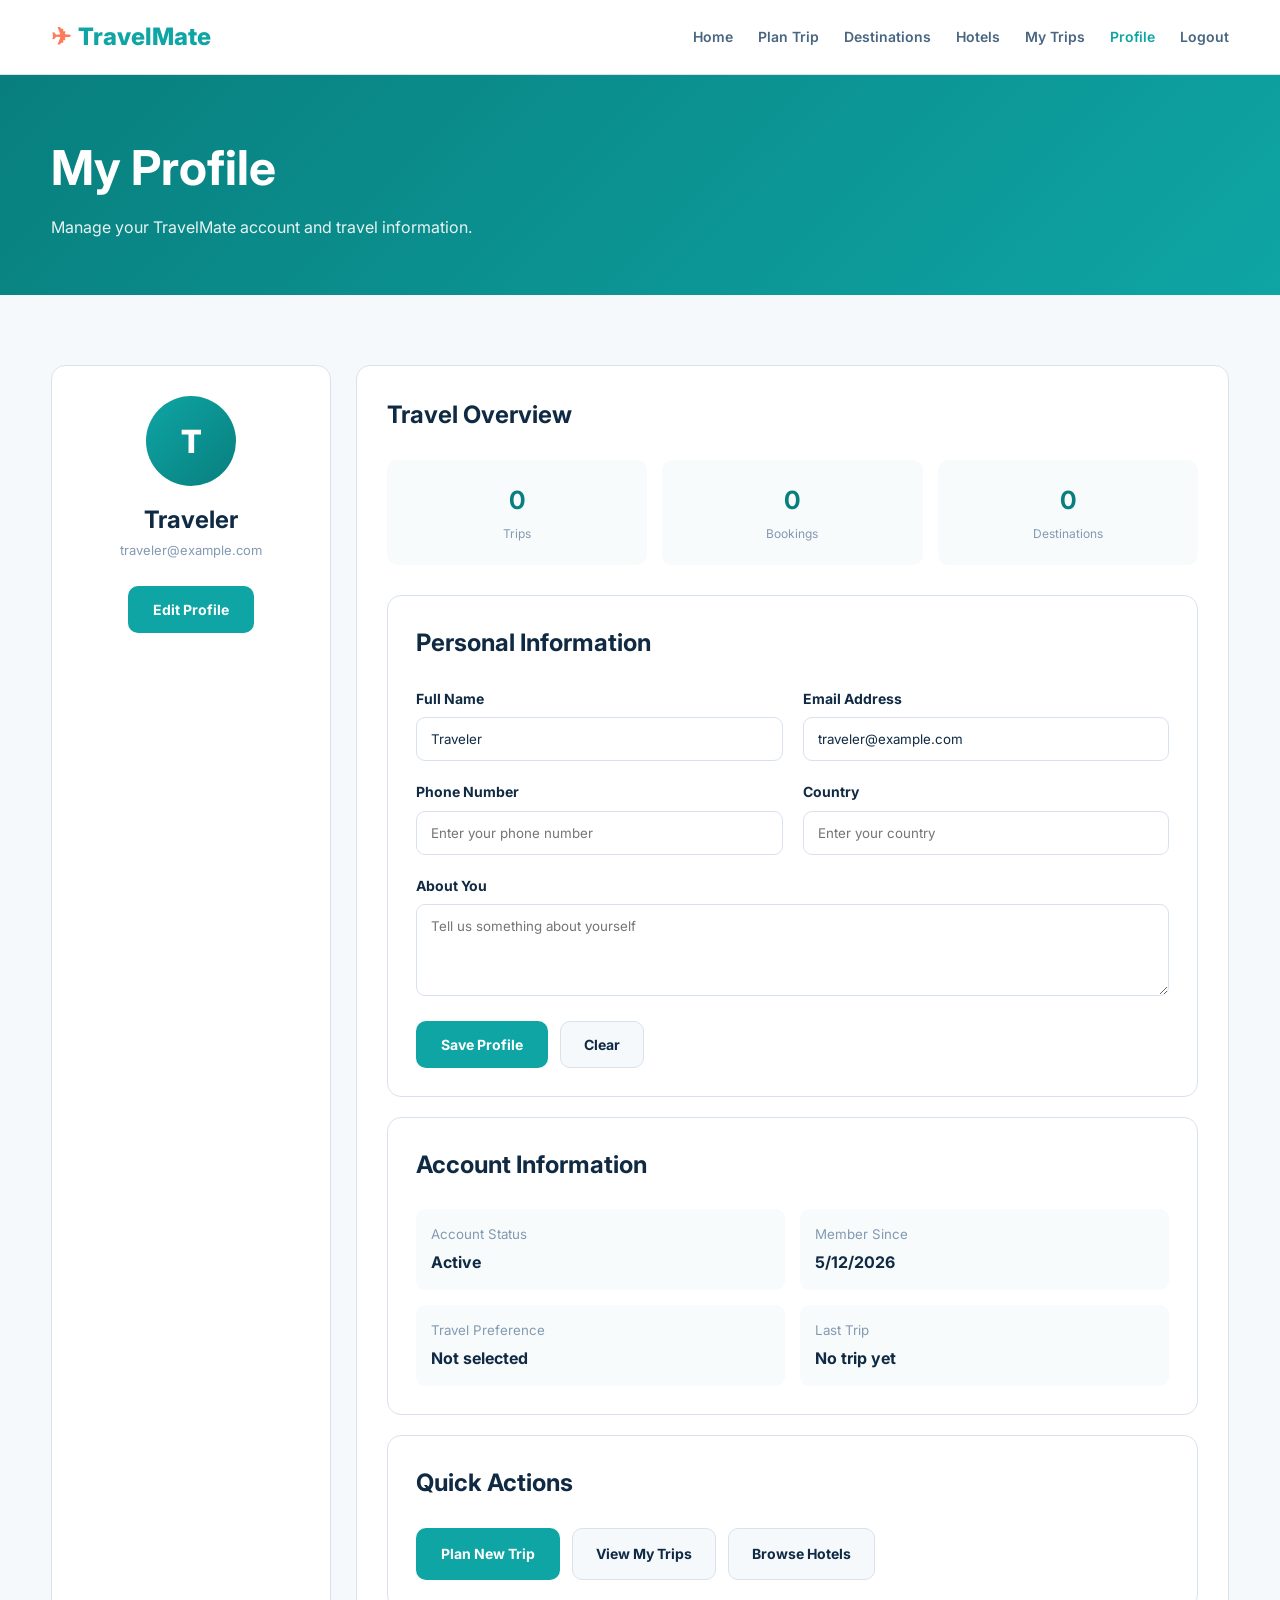
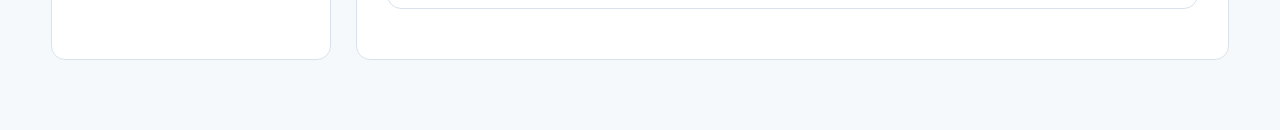
<file: profile.html>
<!DOCTYPE html>
<html lang="en">

<head>

    <meta charset="UTF-8">

    <meta name="viewport"
          content="width=device-width, initial-scale=1.0">

    <title>Profile | TravelMate</title>

    <link rel="stylesheet"
          href="css/style.css">

    <link rel="preconnect"
          href="https://fonts.googleapis.com">

    <link rel="preconnect"
          href="https://fonts.gstatic.com"
          crossorigin>

    <link href="https://fonts.googleapis.com/css2?family=Inter:wght@400;500;600;700;800&display=swap"
          rel="stylesheet">

</head>

<body>


<!-- =====================================================
     NAVBAR
===================================================== -->

<header class="navbar">

    <div class="container nav-container">

        <a href="index.html" class="logo">

            <span class="logo-icon">✈</span>

            <span>TravelMate</span>

        </a>


        <nav class="nav-links" id="navLinks">

            <a href="index.html">
                Home
            </a>

            <a href="dashboard.html">
                Plan Trip
            </a>

            <a href="destinations.html">
                Destinations
            </a>

            <a href="hotels.html">
                Hotels
            </a>

            <a href="my-trips.html">
                My Trips
            </a>

            <a href="profile.html" class="active">
                Profile
            </a>

            <a href="#" id="logoutBtn">
                Logout
            </a>

        </nav>


        <button
            class="mobile-menu-btn"
            id="mobileMenuBtn">

            ☰

        </button>

    </div>

</header>



<!-- =====================================================
     PAGE HEADER
===================================================== -->

<section class="page-header">

    <div class="container">

        <h1>
            My Profile
        </h1>

        <p>
            Manage your TravelMate account and travel information.
        </p>

    </div>

</section>



<!-- =====================================================
     PROFILE SECTION
===================================================== -->

<section class="profile-section">

    <div class="container">

        <div class="profile-layout">


            <!-- =================================================
                 PROFILE SIDEBAR
            ================================================== -->

            <aside class="profile-sidebar">

                <div class="profile-avatar"
                     id="profileAvatar">

                    U

                </div>


                <h2 id="profileNameDisplay">
                    Traveler
                </h2>


                <p id="profileEmailDisplay">
                    traveler@example.com
                </p>


                <br>


                <button
                    type="button"
                    class="btn btn-primary"
                    id="editProfileBtn">

                    Edit Profile

                </button>

            </aside>



            <!-- =================================================
                 PROFILE CONTENT
            ================================================== -->

            <div class="profile-content">

                <h2>
                    Travel Overview
                </h2>


                <!-- STATS -->

                <div class="profile-stats">

                    <div class="profile-stat">

                        <strong id="tripCount">
                            0
                        </strong>

                        <span>
                            Trips
                        </span>

                    </div>


                    <div class="profile-stat">

                        <strong id="bookingCount">
                            0
                        </strong>

                        <span>
                            Bookings
                        </span>

                    </div>


                    <div class="profile-stat">

                        <strong id="destinationCount">
                            0
                        </strong>

                        <span>
                            Destinations
                        </span>

                    </div>

                </div>



                <!-- =================================================
                     PERSONAL INFORMATION
                ================================================== -->

                <div class="summary-card">

                    <h2>
                        Personal Information
                    </h2>


                    <form id="profileForm">


                        <div class="form-grid">


                            <div class="form-group">

                                <label for="profileName">
                                    Full Name
                                </label>

                                <input
                                    type="text"
                                    id="profileName"
                                    placeholder="Enter your name"
                                    required>

                            </div>



                            <div class="form-group">

                                <label for="profileEmail">
                                    Email Address
                                </label>

                                <input
                                    type="email"
                                    id="profileEmail"
                                    placeholder="Enter your email"
                                    required>

                            </div>



                            <div class="form-group">

                                <label for="profilePhone">
                                    Phone Number
                                </label>

                                <input
                                    type="tel"
                                    id="profilePhone"
                                    placeholder="Enter your phone number">

                            </div>



                            <div class="form-group">

                                <label for="profileCountry">
                                    Country
                                </label>

                                <input
                                    type="text"
                                    id="profileCountry"
                                    placeholder="Enter your country">

                            </div>



                            <div class="form-group full">

                                <label for="profileBio">
                                    About You
                                </label>

                                <textarea
                                    id="profileBio"
                                    rows="4"
                                    placeholder="Tell us something about yourself"></textarea>

                            </div>

                        </div>


                        <div class="planner-actions">

                            <button
                                type="submit"
                                class="btn btn-primary">

                                Save Profile

                            </button>


                            <button
                                type="button"
                                class="btn"
                                id="clearProfileBtn"
                                style="
                                    background:#f5f9fc;
                                    color:var(--dark);
                                    border:1px solid var(--border);
                                ">

                                Clear

                            </button>

                        </div>


                    </form>

                </div>



                <!-- =================================================
                     ACCOUNT INFORMATION
                ================================================== -->

                <div class="summary-card">

                    <h2>
                        Account Information
                    </h2>


                    <div class="summary-info">

                        <div>

                            <small>
                                Account Status
                            </small>

                            <strong>
                                Active
                            </strong>

                        </div>


                        <div>

                            <small>
                                Member Since
                            </small>

                            <strong id="memberSince">
                                Today
                            </strong>

                        </div>


                        <div>

                            <small>
                                Travel Preference
                            </small>

                            <strong id="travelPreference">
                                Not selected
                            </strong>

                        </div>


                        <div>

                            <small>
                                Last Trip
                            </small>

                            <strong id="lastTrip">
                                No trip yet
                            </strong>

                        </div>

                    </div>

                </div>



                <!-- =================================================
                     QUICK ACTIONS
                ================================================== -->

                <div class="summary-card">

                    <h2>
                        Quick Actions
                    </h2>


                    <div class="planner-actions">

                        <a
                            href="dashboard.html"
                            class="btn btn-primary">

                            Plan New Trip

                        </a>


                        <a
                            href="my-trips.html"
                            class="btn"
                            style="
                                background:#f5f9fc;
                                color:var(--dark);
                                border:1px solid var(--border);
                            ">

                            View My Trips

                        </a>


                        <a
                            href="hotels.html"
                            class="btn"
                            style="
                                background:#f5f9fc;
                                color:var(--dark);
                                border:1px solid var(--border);
                            ">

                            Browse Hotels

                        </a>

                    </div>

                </div>


            </div>

        </div>

    </div>

</section>



<!-- =====================================================
     JAVASCRIPT
===================================================== -->

<script src="js/main.js"></script>


<script>

document.addEventListener("DOMContentLoaded", function () {


    /* =================================================
       ELEMENTS
    ================================================= */

    const profileForm =
        document.getElementById("profileForm");

    const profileName =
        document.getElementById("profileName");

    const profileEmail =
        document.getElementById("profileEmail");

    const profilePhone =
        document.getElementById("profilePhone");

    const profileCountry =
        document.getElementById("profileCountry");

    const profileBio =
        document.getElementById("profileBio");

    const profileNameDisplay =
        document.getElementById("profileNameDisplay");

    const profileEmailDisplay =
        document.getElementById("profileEmailDisplay");

    const profileAvatar =
        document.getElementById("profileAvatar");

    const clearProfileBtn =
        document.getElementById("clearProfileBtn");

    const editProfileBtn =
        document.getElementById("editProfileBtn");



    /* =================================================
       LOAD PROFILE
    ================================================= */

    let profile = null;

    try {

        profile =
            JSON.parse(
                localStorage.getItem(
                    "travelmateProfile"
                ) || "null"
            );

    } catch (error) {

        profile = null;

    }



    if (!profile) {

        profile = {

            name: "Traveler",

            email: "traveler@example.com",

            phone: "",

            country: "",

            bio: "",

            memberSince:
                new Date().toLocaleDateString(
                    "en-IN"
                )

        };

    }



    /* =================================================
       DISPLAY PROFILE
    ================================================= */

    function displayProfile() {

        profileName.value =
            profile.name || "";

        profileEmail.value =
            profile.email || "";

        profilePhone.value =
            profile.phone || "";

        profileCountry.value =
            profile.country || "";

        profileBio.value =
            profile.bio || "";


        profileNameDisplay.textContent =
            profile.name || "Traveler";


        profileEmailDisplay.textContent =
            profile.email ||
            "traveler@example.com";


        const name =
            profile.name ||
            "Traveler";


        profileAvatar.textContent =
            name.charAt(0).toUpperCase();

    }



    /* =================================================
       TRIP DATA
    ================================================= */

    let trip = null;

    let booking = null;

    let hotel = null;


    try {

        trip =
            JSON.parse(
                localStorage.getItem(
                    "travelmateTrip"
                ) || "null"
            );

    } catch (error) {

        trip = null;

    }


    try {

        booking =
            JSON.parse(
                localStorage.getItem(
                    "travelmateBooking"
                ) || "null"
            );

    } catch (error) {

        booking = null;

    }


    try {

        hotel =
            JSON.parse(
                localStorage.getItem(
                    "travelmateHotel"
                ) || "null"
            );

    } catch (error) {

        hotel = null;

    }



    /* =================================================
       STATISTICS
    ================================================= */

    const tripCount =
        document.getElementById("tripCount");

    const bookingCount =
        document.getElementById("bookingCount");

    const destinationCount =
        document.getElementById("destinationCount");

    const lastTrip =
        document.getElementById("lastTrip");

    const travelPreference =
        document.getElementById("travelPreference");

    const memberSince =
        document.getElementById("memberSince");


    if (trip) {

        tripCount.textContent = "1";

        destinationCount.textContent = "1";

        lastTrip.textContent =
            trip.destination ||
            "Available";

        travelPreference.textContent =
            trip.travelStyle ||
            "Not selected";

    } else {

        tripCount.textContent = "0";

        destinationCount.textContent = "0";

        lastTrip.textContent =
            "No trip yet";

        travelPreference.textContent =
            "Not selected";

    }


    if (booking) {

        bookingCount.textContent = "1";

    } else {

        bookingCount.textContent = "0";

    }


    memberSince.textContent =
        profile.memberSince ||
        "Today";



    /* =================================================
       SAVE PROFILE
    ================================================= */

    profileForm.addEventListener(
        "submit",
        function (event) {

            event.preventDefault();


            profile = {

                name:
                    profileName.value.trim(),

                email:
                    profileEmail.value.trim(),

                phone:
                    profilePhone.value.trim(),

                country:
                    profileCountry.value.trim(),

                bio:
                    profileBio.value.trim(),

                memberSince:
                    profile.memberSince ||
                    new Date().toLocaleDateString(
                        "en-IN"
                    )

            };


            localStorage.setItem(
                "travelmateProfile",
                JSON.stringify(profile)
            );


            displayProfile();


            alert(
                "Profile saved successfully!"
            );

        }
    );



    /* =================================================
       EDIT PROFILE
    ================================================= */

    editProfileBtn.addEventListener(
        "click",
        function () {

            profileName.focus();

            profileName.scrollIntoView({
                behavior: "smooth",
                block: "center"
            });

        }
    );



    /* =================================================
       CLEAR PROFILE
    ================================================= */

    clearProfileBtn.addEventListener(
        "click",
        function () {

            if (
                !confirm(
                    "Clear your profile information?"
                )
            ) {

                return;

            }


            profile = {

                name: "Traveler",

                email:
                    "traveler@example.com",

                phone: "",

                country: "",

                bio: "",

                memberSince:
                    new Date().toLocaleDateString(
                        "en-IN"
                    )

            };


            localStorage.setItem(
                "travelmateProfile",
                JSON.stringify(profile)
            );


            displayProfile();


            alert(
                "Profile information cleared."
            );

        }
    );



    /* =================================================
       INITIALIZE
    ================================================= */

    displayProfile();

});

</script>


</body>

</html>
</file>
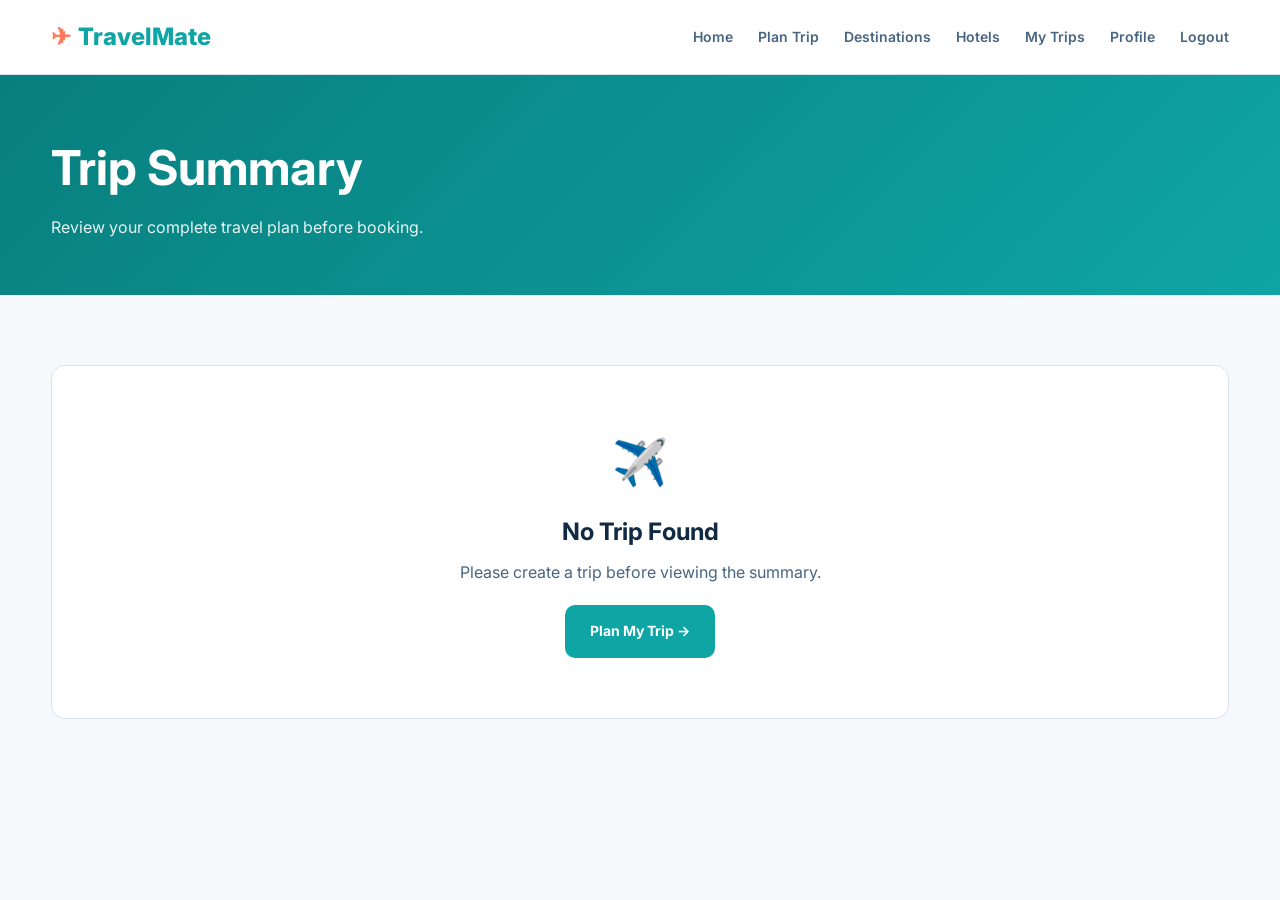
<file: trip-summary.html>
<!DOCTYPE html>
<html lang="en">

<head>

    <meta charset="UTF-8">

    <meta
        name="viewport"
        content="width=device-width, initial-scale=1.0">

    <title>Trip Summary | TravelMate</title>

    <link rel="stylesheet"
          href="css/style.css">

    <link rel="preconnect"
          href="https://fonts.googleapis.com">

    <link rel="preconnect"
          href="https://fonts.gstatic.com"
          crossorigin>

    <link
        href="https://fonts.googleapis.com/css2?family=Inter:wght@400;500;600;700;800&display=swap"
        rel="stylesheet">

</head>


<body>


<!-- =====================================================
     NAVBAR
===================================================== -->

<header class="navbar">

    <div class="container nav-container">

        <a href="index.html" class="logo">

            <span class="logo-icon">✈</span>

            <span>TravelMate</span>

        </a>


        <nav class="nav-links" id="navLinks">

            <a href="index.html">
                Home
            </a>

            <a href="dashboard.html">
                Plan Trip
            </a>

            <a href="destinations.html">
                Destinations
            </a>

            <a href="hotels.html">
                Hotels
            </a>

            <a href="my-trips.html">
                My Trips
            </a>

            <a href="profile.html">
                Profile
            </a>

            <a href="#" id="logoutBtn">
                Logout
            </a>

        </nav>


        <button
            class="mobile-menu-btn"
            id="mobileMenuBtn">

            ☰

        </button>

    </div>

</header>



<!-- =====================================================
     PAGE HEADER
===================================================== -->

<section class="page-header">

    <div class="container">

        <h1>
            Trip Summary
        </h1>

        <p>
            Review your complete travel plan before booking.
        </p>

    </div>

</section>



<!-- =====================================================
     SUMMARY
===================================================== -->

<section class="summary-section">

    <div class="container">


        <div id="noTrip"
             class="empty-state"
             style="display:none;">

            <div class="empty-state-icon">
                ✈️
            </div>

            <h2>
                No Trip Found
            </h2>

            <p>
                Please create a trip before viewing the summary.
            </p>

            <a
                href="dashboard.html"
                class="btn btn-primary">

                Plan My Trip →

            </a>

        </div>



        <div
            id="summaryContent"
            class="summary-grid">


            <!-- =================================================
                 LEFT
            ================================================= -->

            <div>


                <!-- TRIP INFORMATION -->

                <div class="summary-card">

                    <h2>
                        ✈️ Trip Details
                    </h2>


                    <div class="summary-info">


                        <div>

                            <small>
                                Destination
                            </small>

                            <strong id="destination">
                                —
                            </strong>

                        </div>


                        <div>

                            <small>
                                Travelers
                            </small>

                            <strong id="travelers">
                                —
                            </strong>

                        </div>


                        <div>

                            <small>
                                Start Date
                            </small>

                            <strong id="startDate">
                                —
                            </strong>

                        </div>


                        <div>

                            <small>
                                End Date
                            </small>

                            <strong id="endDate">
                                —
                            </strong>

                        </div>


                        <div>

                            <small>
                                Duration
                            </small>

                            <strong id="duration">
                                —
                            </strong>

                        </div>


                        <div>

                            <small>
                                Budget
                            </small>

                            <strong id="budget">
                                —
                            </strong>

                        </div>


                        <div>

                            <small>
                                Travel Style
                            </small>

                            <strong id="travelStyle">
                                —
                            </strong>

                        </div>


                    </div>

                </div>



                <!-- HOTEL -->

                <div class="summary-card">

                    <h2>
                        🏨 Selected Hotel
                    </h2>


                    <div id="hotelInfo">

                        <p>
                            No hotel selected yet.
                        </p>

                        <a
                            href="hotels.html"
                            class="btn btn-primary">

                            Choose Hotel

                        </a>

                    </div>

                </div>



                <!-- ITINERARY -->

                <div class="summary-card">

                    <h2>
                        📍 Itinerary
                    </h2>


                    <div id="itineraryInfo">

                        <div class="summary-day">

                            <h3>
                                Your trip itinerary
                            </h3>

                            <p>
                                Your itinerary will appear here after
                                planning your trip.
                            </p>

                        </div>

                    </div>

                </div>


            </div>



            <!-- =================================================
                 RIGHT
            ================================================= -->

            <div>


                <!-- TOTAL BUDGET -->

                <div class="total-budget">

                    <p>
                        Estimated Hotel Cost
                    </p>

                    <h2 id="totalCost">
                        ₹0
                    </h2>

                    <p id="costDescription">
                        Select a hotel to calculate your cost.
                    </p>

                </div>


                <!-- BOOKING CARD -->

                <div
                    class="summary-card"
                    style="margin-top:20px;">

                    <h2>
                        Ready to Book?
                    </h2>


                    <p style="
                        color:var(--text);
                        margin-bottom:20px;
                    ">

                        Review your trip details and continue
                        to complete your hotel booking.

                    </p>


                    <a
                        href="hotels.html"
                        class="btn"
                        style="
                            width:100%;
                            margin-bottom:10px;
                            background:#f5f9fc;
                            color:var(--dark);
                        ">

                        ← Change Hotel

                    </a>


                    <a
                        id="bookingButton"
                        href="booking.html"
                        class="btn btn-primary"
                        style="width:100%;">

                        Continue to Booking →

                    </a>

                </div>


                <!-- MY TRIPS -->

                <div
                    class="summary-card"
                    style="margin-top:20px;">

                    <a
                        href="my-trips.html"
                        class="btn btn-secondary"
                        style="width:100%;">

                        View My Trips

                    </a>

                </div>


            </div>

        </div>

    </div>

</section>



<!-- =====================================================
     JAVASCRIPT
===================================================== -->

<script src="js/main.js"></script>


<script>

document.addEventListener("DOMContentLoaded", function () {


    /*
    =====================================================
    GET DATA
    =====================================================
    */

    let trip = null;
    let hotel = null;


    try {

        trip = JSON.parse(
            localStorage.getItem("travelmateTrip") || "null"
        );


        hotel = JSON.parse(
            localStorage.getItem("travelmateHotel") || "null"
        );

    }

    catch (error) {

        console.error(
            "Unable to read saved trip data.",
            error
        );

    }



    /*
    =====================================================
    CHECK TRIP
    =====================================================
    */

    if (!trip) {

        document.getElementById("summaryContent").style.display =
            "none";

        document.getElementById("noTrip").style.display =
            "block";

        return;

    }



    /*
    =====================================================
    TRIP VALUES
    =====================================================
    */

    document.getElementById("destination").textContent =
        trip.destination || "Not selected";


    document.getElementById("travelers").textContent =
        (trip.travelers || 1) + " traveler(s)";


    document.getElementById("startDate").textContent =
        formatDate(trip.startDate);


    document.getElementById("endDate").textContent =
        formatDate(trip.endDate);


    const days =
        trip.days ||
        calculateDays(
            trip.startDate,
            trip.endDate
        );


    document.getElementById("duration").textContent =
        days + " day(s)";


    document.getElementById("budget").textContent =
        trip.budget || "Not specified";


    document.getElementById("travelStyle").textContent =
        trip.travelStyle || "Not specified";



    /*
    =====================================================
    HOTEL
    =====================================================
    */

    const hotelInfo =
        document.getElementById("hotelInfo");


    if (!hotel) {

        hotelInfo.innerHTML = `

            <div class="empty-state"
                 style="
                    padding:30px 15px;
                    margin:0;
                 ">

                <div class="empty-state-icon">
                    🏨
                </div>

                <h3>
                    No Hotel Selected
                </h3>

                <p>
                    Choose a hotel to see the complete
                    booking cost.
                </p>

                <a
                    href="hotels.html"
                    class="btn btn-primary">

                    Choose Hotel →

                </a>

            </div>

        `;


        document.getElementById("totalCost").textContent =
            "₹0";


        document.getElementById("costDescription").textContent =
            "Select a hotel to calculate your cost.";


        document.getElementById("bookingButton").style.display =
            "none";


        return;

    }



    /*
    =====================================================
    HOTEL DETAILS
    =====================================================
    */

    const hotelPrice =
        Number(hotel.price) || 0;


    const numberOfNights =
        Math.max(
            1,
            Number(days) - 1
        );


    const total =
        hotelPrice * numberOfNights;


    hotelInfo.innerHTML = `

        <div style="
            display:flex;
            gap:20px;
            flex-wrap:wrap;
            align-items:flex-start;
        ">

            <img
                src="${hotel.image || "assets/images/hero.jpg"}"
                alt="${hotel.name || "Hotel"}"
                style="
                    width:220px;
                    height:160px;
                    object-fit:cover;
                    border-radius:12px;
                "
                onerror="
                    this.src='assets/images/hero.jpg'
                "
            >


            <div style="flex:1;">

                <h3 style="margin-bottom:7px;">
                    ${hotel.name || "Selected Hotel"}
                </h3>


                <p style="
                    color:var(--muted);
                    font-size:13px;
                    margin-bottom:10px;
                ">

                    📍 ${hotel.location || "Location unavailable"}

                </p>


                <p style="
                    color:#f59e0b;
                    margin-bottom:10px;
                ">

                    ★ ${hotel.rating || "N/A"}

                </p>


                <p style="
                    color:var(--text);
                    font-size:14px;
                    margin-bottom:12px;
                ">

                    ${hotel.description || ""}

                </p>


                <strong style="
                    color:var(--primary-dark);
                    font-size:20px;
                ">

                    ₹${hotelPrice.toLocaleString("en-IN")}

                    <span style="
                        font-size:12px;
                        color:var(--muted);
                    ">

                        / night

                    </span>

                </strong>

            </div>

        </div>

    `;



    /*
    =====================================================
    COST
    =====================================================
    */

    document.getElementById("totalCost").textContent =
        "₹" + total.toLocaleString("en-IN");


    document.getElementById("costDescription").textContent =
        "₹" +
        hotelPrice.toLocaleString("en-IN") +
        " × " +
        numberOfNights +
        " night(s)";



    /*
    =====================================================
    ITINERARY
    =====================================================
    */

    document.getElementById("itineraryInfo").innerHTML = `

        <div class="summary-day">

            <h3>
                Day 1
            </h3>

            <p>
                Arrive at ${trip.destination}.
                Check in to your hotel and explore
                the destination.
            </p>

        </div>


        <div class="summary-day">

            <h3>
                Day 2
            </h3>

            <p>
                Explore the major attractions,
                local food and nearby places.
            </p>

        </div>


        <div class="summary-day">

            <h3>
                Remaining Days
            </h3>

            <p>
                Enjoy your planned activities and
                discover more of ${trip.destination}.
            </p>

        </div>

    `;

});



/*
=====================================================
FORMAT DATE
=====================================================
*/

function formatDate(dateString) {

    if (!dateString) {
        return "Not selected";
    }


    const date =
        new Date(dateString);


    if (isNaN(date.getTime())) {
        return dateString;
    }


    return date.toLocaleDateString(
        "en-IN",
        {
            day: "2-digit",
            month: "short",
            year: "numeric"
        }
    );

}



/*
=====================================================
CALCULATE DAYS
=====================================================
*/

function calculateDays(start, end) {

    if (!start || !end) {
        return 1;
    }


    const startDate =
        new Date(start);

    const endDate =
        new Date(end);


    const difference =
        endDate - startDate;


    const days =
        Math.ceil(
            difference /
            (1000 * 60 * 60 * 24)
        );


    return days > 0 ? days : 1;

}

</script>


</body>

</html>
</file>
<file: css/style.css>
/* =========================================================
   TRAVELMATE - COMPLETE STYLE.CSS
========================================================= */

:root {
    --primary: #0ea5a4;
    --primary-dark: #087f7e;
    --secondary: #ff7a59;

    --dark: #102a43;
    --text: #486581;
    --muted: #829ab1;

    --background: #f5f9fc;
    --white: #ffffff;
    --border: #d9e2ec;

    --success: #16a34a;
    --danger: #dc2626;
    --warning: #f59e0b;

    --shadow-sm: 0 2px 8px rgba(16, 42, 67, 0.08);
    --shadow-md: 0 8px 25px rgba(16, 42, 67, 0.12);
    --shadow-lg: 0 18px 45px rgba(16, 42, 67, 0.18);

    --radius-sm: 8px;
    --radius-md: 14px;
    --radius-lg: 22px;

    --transition: 0.3s ease;
}


/* =========================================================
   RESET
========================================================= */

* {
    margin: 0;
    padding: 0;
    box-sizing: border-box;
}

html {
    scroll-behavior: smooth;
}

body {
    font-family: Inter, Arial, Helvetica, sans-serif;
    background: var(--background);
    color: var(--dark);
    line-height: 1.6;
}

a {
    text-decoration: none;
    color: inherit;
}

button,
input,
select,
textarea {
    font-family: inherit;
}

button {
    cursor: pointer;
}

img {
    max-width: 100%;
    display: block;
}


/* =========================================================
   CONTAINER
========================================================= */

.container {
    width: min(1180px, 92%);
    margin: auto;
}


/* =========================================================
   NAVBAR
========================================================= */

.navbar {
    position: sticky;
    top: 0;
    z-index: 1000;

    background: rgba(255, 255, 255, 0.97);

    border-bottom: 1px solid var(--border);

    backdrop-filter: blur(10px);
}

.nav-container {
    min-height: 74px;

    display: flex;
    align-items: center;
    justify-content: space-between;
}


/* LOGO */

.logo {
    display: flex;
    align-items: center;
    gap: 7px;

    font-size: 24px;
    font-weight: 800;

    color: var(--dark);
}

.logo span:last-child {
    color: var(--primary);
}

.logo-icon {
    color: var(--secondary);
}


/* NAV LINKS */

.nav-links {
    display: flex;
    align-items: center;
    gap: 25px;
}

.nav-links a {
    color: var(--text);

    font-size: 14px;
    font-weight: 600;

    transition: var(--transition);
}

.nav-links a:hover,
.nav-links a.active {
    color: var(--primary);
}


/* LOGIN / LOGOUT */

.nav-login {
    background: var(--primary);
    color: white !important;

    padding: 10px 20px;

    border-radius: 25px;
}

.nav-login:hover {
    background: var(--primary-dark) !important;
}


/* MOBILE MENU */

.mobile-menu-btn {
    display: none;

    border: none;
    background: transparent;

    font-size: 27px;
    color: var(--dark);
}


/* =========================================================
   HERO
========================================================= */

.hero {
    min-height: 650px;

    position: relative;

    display: flex;
    align-items: center;

    background-image:
        linear-gradient(
            90deg,
            rgba(7, 35, 50, 0.88),
            rgba(7, 35, 50, 0.55),
            rgba(7, 35, 50, 0.15)
        ),
        url("../assets/images/hero.jpg");

    background-size: cover;
    background-position: center;
}

.hero-content {
    position: relative;
    z-index: 2;
}

.hero-text {
    max-width: 680px;
    color: white;
}

.hero-badge {
    display: inline-block;

    padding: 8px 16px;

    border-radius: 30px;

    background: rgba(255, 255, 255, 0.14);

    border: 1px solid rgba(255, 255, 255, 0.25);

    font-size: 13px;

    margin-bottom: 22px;
}

.hero h1 {
    font-size: clamp(42px, 6vw, 72px);

    line-height: 1.08;

    font-weight: 800;

    margin-bottom: 22px;
}

.hero h1 span {
    display: block;

    color: #63e6e4;
}

.hero p {
    max-width: 600px;

    font-size: 18px;

    color: rgba(255, 255, 255, 0.88);

    margin-bottom: 32px;
}

.hero-buttons {
    display: flex;
    gap: 14px;

    flex-wrap: wrap;
}


/* =========================================================
   BUTTONS
========================================================= */

.btn {
    display: inline-flex;

    align-items: center;
    justify-content: center;

    gap: 8px;

    padding: 13px 23px;

    border-radius: 10px;

    border: 2px solid transparent;

    font-size: 14px;

    font-weight: 700;

    transition: var(--transition);
}

.btn:hover {
    transform: translateY(-2px);
}

.btn-primary {
    background: var(--primary);
    color: white;
}

.btn-primary:hover {
    background: var(--primary-dark);
}

.btn-secondary {
    background: var(--secondary);
    color: white;
}

.btn-secondary:hover {
    background: #e85f42;
}

.btn-outline {
    color: var(--primary);

    border-color: var(--primary);

    background: white;
}

.btn-outline:hover {
    background: var(--primary);
    color: white;
}

.hero .btn-outline {
    color: white;
    border-color: rgba(255, 255, 255, 0.7);
    background: rgba(255, 255, 255, 0.08);
}

.hero .btn-outline:hover {
    background: white;
    color: var(--dark);
}

.btn-white {
    background: white;
    color: var(--primary);
}

.btn-white:hover {
    box-shadow: var(--shadow-md);
}

.btn-danger {
    background: var(--danger);
    color: white;
}

.btn-danger:hover {
    background: #b91c1c;
}

.btn-small {
    padding: 8px 14px;
    font-size: 12px;
}


/* =========================================================
   GENERAL SECTIONS
========================================================= */

.section {
    padding: 90px 0;
}

.section-light {
    background: white;
}

.section-heading {
    max-width: 700px;

    text-align: center;

    margin: 0 auto 45px;
}

.section-label {
    color: var(--primary);

    font-size: 12px;

    font-weight: 800;

    letter-spacing: 2px;
}

.section-heading h2 {
    font-size: clamp(28px, 4vw, 42px);

    margin: 8px 0 12px;
}

.section-heading p {
    color: var(--text);
}


/* =========================================================
   FEATURE CARDS
========================================================= */

.feature-grid {
    display: grid;

    grid-template-columns: repeat(4, 1fr);

    gap: 22px;
}

.feature-card {
    background: white;

    padding: 30px 24px;

    border-radius: var(--radius-md);

    border: 1px solid var(--border);

    transition: var(--transition);
}

.feature-card:hover {
    transform: translateY(-7px);

    box-shadow: var(--shadow-md);
}

.feature-icon {
    width: 58px;
    height: 58px;

    display: flex;

    align-items: center;
    justify-content: center;

    background: #e9fafa;

    border-radius: 14px;

    font-size: 27px;

    margin-bottom: 20px;
}

.feature-card h3 {
    margin-bottom: 10px;
}

.feature-card p {
    color: var(--text);

    font-size: 14px;
}


/* =========================================================
   DESTINATION PREVIEW
========================================================= */

.destination-preview-grid {
    display: grid;

    grid-template-columns: repeat(4, 1fr);

    gap: 20px;
}

.destination-preview {
    overflow: hidden;

    background: white;

    border-radius: var(--radius-md);

    border: 1px solid var(--border);

    box-shadow: var(--shadow-sm);

    transition: var(--transition);
}

.destination-preview:hover {
    transform: translateY(-6px);

    box-shadow: var(--shadow-md);
}

.destination-image {
    height: 240px;

    position: relative;

    background-size: cover;
    background-position: center;
}

.destination-image::after {
    content: "";

    position: absolute;

    inset: 0;

    background:
        linear-gradient(
            transparent 45%,
            rgba(0, 0, 0, 0.55)
        );
}

.destination-image span {
    position: absolute;

    left: 16px;
    bottom: 16px;

    z-index: 2;

    color: white;

    font-size: 20px;

    font-weight: 800;
}

.destination-info {
    padding: 18px;
}

.destination-info h3 {
    margin-bottom: 4px;
}

.destination-info p {
    color: var(--muted);

    font-size: 13px;
}


/* =========================================================
   STEPS
========================================================= */

.steps-grid {
    display: grid;

    grid-template-columns: repeat(4, 1fr);

    gap: 22px;
}

.step-card {
    background: white;

    padding: 30px;

    border-radius: var(--radius-md);

    border: 1px solid var(--border);

    transition: var(--transition);
}

.step-card:hover {
    transform: translateY(-5px);

    box-shadow: var(--shadow-md);
}

.step-number {
    color: var(--primary);

    font-size: 30px;

    font-weight: 800;

    margin-bottom: 15px;
}

.step-card h3 {
    margin-bottom: 10px;
}

.step-card p {
    color: var(--text);

    font-size: 14px;
}


/* =========================================================
   CTA
========================================================= */

.cta-section {
    padding: 85px 0;

    background:
        linear-gradient(
            135deg,
            var(--primary),
            var(--primary-dark)
        );

    color: white;
}

.cta-content {
    text-align: center;
}

.cta-content h2 {
    font-size: clamp(28px, 4vw, 42px);

    margin-bottom: 12px;
}

.cta-content p {
    margin-bottom: 28px;

    opacity: 0.9;
}


/* =========================================================
   FOOTER
========================================================= */

.footer {
    background: #092333;

    color: white;

    padding-top: 55px;
}

.footer-content {
    display: flex;

    justify-content: space-between;

    gap: 40px;

    padding-bottom: 45px;
}

.footer-logo {
    color: white;

    margin-bottom: 15px;
}

.footer-about p {
    max-width: 400px;

    color: #9fb3c8;

    font-size: 14px;
}

.footer-links {
    display: flex;

    align-items: center;

    gap: 25px;

    flex-wrap: wrap;
}

.footer-links a {
    color: #d9e2ec;

    font-size: 14px;
}

.footer-links a:hover {
    color: #63e6e4;
}

.footer-bottom {
    text-align: center;

    padding: 20px;

    border-top:
        1px solid rgba(255, 255, 255, 0.1);

    color: #829ab1;

    font-size: 13px;
}


/* =========================================================
   PAGE HEADER
========================================================= */

.page-header {
    background:
        linear-gradient(
            135deg,
            #087f7e,
            #0ea5a4
        );

    color: white;

    padding: 55px 0;
}

.page-header h1 {
    font-size: clamp(30px, 5vw, 48px);

    margin-bottom: 8px;
}

.page-header p {
    opacity: 0.9;
}


/* =========================================================
   DASHBOARD / PLANNER
========================================================= */

.planner-section {
    padding: 60px 0;
}

.planner-card {
    background: white;

    padding: 35px;

    border-radius: var(--radius-lg);

    border: 1px solid var(--border);

    box-shadow: var(--shadow-md);

    max-width: 1000px;

    margin: -80px auto 0;

    position: relative;

    z-index: 5;
}


/*
   Supports both:
   .form-grid
   .planner-grid
*/

.form-grid,
.planner-grid {
    display: grid;

    grid-template-columns: repeat(2, 1fr);

    gap: 20px;
}

.planner-card h2 {
    margin-bottom: 25px;
}

.form-group {
    display: flex;

    flex-direction: column;

    gap: 7px;
}

.form-group.full {
    grid-column: 1 / -1;
}

.form-group label {
    font-size: 14px;

    font-weight: 700;
}

.form-group input,
.form-group select,
.form-group textarea {
    width: 100%;

    padding: 13px 14px;

    border: 1px solid var(--border);

    border-radius: 9px;

    outline: none;

    background: white;

    color: var(--dark);

    transition: var(--transition);
}

.form-group input:focus,
.form-group select:focus,
.form-group textarea:focus {
    border-color: var(--primary);

    box-shadow:
        0 0 0 3px rgba(14, 165, 164, 0.12);
}

.planner-actions {
    margin-top: 25px;

    display: flex;

    gap: 12px;

    flex-wrap: wrap;
}


/* =========================================================
   FILTER BAR
========================================================= */

.filter-bar {
    background: white;

    padding: 20px;

    border-radius: var(--radius-md);

    border: 1px solid var(--border);

    margin-bottom: 30px;

    display: flex;

    gap: 15px;

    flex-wrap: wrap;

    align-items: center;
}

.filter-bar input,
.filter-bar select {
    padding: 11px 13px;

    border: 1px solid var(--border);

    border-radius: 8px;

    background: white;

    outline: none;
}


/* =========================================================
   DESTINATIONS
========================================================= */

.destinations-section {
    padding: 70px 0;
}

.destination-grid {
    display: grid;

    grid-template-columns: repeat(3, 1fr);

    gap: 25px;
}

.destination-card {
    background: white;

    border-radius: var(--radius-md);

    overflow: hidden;

    border: 1px solid var(--border);

    box-shadow: var(--shadow-sm);

    transition: var(--transition);
}

.destination-card:hover {
    transform: translateY(-6px);

    box-shadow: var(--shadow-md);
}

.destination-card img {
    width: 100%;

    height: 220px;

    object-fit: cover;
}

.destination-card-body {
    padding: 22px;
}

.destination-card-body h3 {
    font-size: 22px;

    margin-bottom: 7px;
}

.destination-card-body p {
    color: var(--text);

    font-size: 14px;

    margin-bottom: 15px;
}

.destination-meta {
    display: flex;

    gap: 15px;

    flex-wrap: wrap;

    color: var(--muted);

    font-size: 13px;

    margin-bottom: 18px;
}


/* =========================================================
   ITINERARY
========================================================= */

.itinerary-section {
    padding: 70px 0;
}

.itinerary-container {
    max-width: 900px;

    margin: auto;
}

.itinerary-day {
    background: white;

    border: 1px solid var(--border);

    border-radius: var(--radius-md);

    padding: 25px;

    margin-bottom: 25px;

    box-shadow: var(--shadow-sm);
}

.day-header {
    display: flex;

    justify-content: space-between;

    align-items: center;

    gap: 15px;

    margin-bottom: 20px;
}

.day-header h2 {
    color: var(--primary);
}

.day-badge {
    background: #e9fafa;

    color: var(--primary-dark);

    padding: 7px 13px;

    border-radius: 20px;

    font-size: 12px;

    font-weight: 700;
}

.place-list {
    display: flex;

    flex-direction: column;

    gap: 15px;
}

.place-item {
    display: flex;

    gap: 18px;

    padding: 16px;

    background: #f8fbfc;

    border-radius: 12px;

    border: 1px solid #e6eef2;
}

.place-item img {
    width: 120px;

    height: 90px;

    object-fit: cover;

    border-radius: 9px;
}

.place-item-content {
    flex: 1;
}

.place-item-content h3 {
    margin-bottom: 5px;
}

.place-item-content p {
    color: var(--text);

    font-size: 13px;

    margin-bottom: 8px;
}

.place-meta {
    display: flex;

    gap: 12px;

    flex-wrap: wrap;

    color: var(--muted);

    font-size: 12px;
}


/* =========================================================
   PLACE DETAILS
========================================================= */

.place-details {
    display: grid;

    grid-template-columns: 1fr 1fr;

    gap: 25px;
}

.place-details-image {
    width: 100%;

    height: 350px;

    object-fit: cover;

    border-radius: var(--radius-md);
}

.place-details-info {
    background: white;

    padding: 30px;

    border-radius: var(--radius-md);

    border: 1px solid var(--border);
}

.place-details-info h2 {
    font-size: 30px;

    margin-bottom: 12px;
}

.place-details-info p {
    color: var(--text);

    margin-bottom: 18px;
}

.details-list {
    display: grid;

    gap: 10px;

    margin-bottom: 22px;
}

.details-list div {
    display: flex;

    justify-content: space-between;

    gap: 15px;

    padding-bottom: 9px;

    border-bottom: 1px solid var(--border);
}


/* =========================================================
   HOTELS
========================================================= */

.hotel-grid {
    display: grid;

    grid-template-columns: repeat(3, 1fr);

    gap: 25px;
}

.hotel-card {
    background: white;

    border: 1px solid var(--border);

    border-radius: var(--radius-md);

    overflow: hidden;

    box-shadow: var(--shadow-sm);

    transition: var(--transition);
}

.hotel-card:hover {
    transform: translateY(-5px);

    box-shadow: var(--shadow-md);
}

.hotel-card img {
    width: 100%;

    height: 210px;

    object-fit: cover;
}

.hotel-body {
    padding: 20px;
}

.hotel-body h3 {
    margin-bottom: 5px;
}

.hotel-location {
    color: var(--muted);

    font-size: 13px;

    margin-bottom: 10px;
}

.hotel-rating {
    display: flex;

    gap: 10px;

    margin-bottom: 12px;

    font-size: 13px;
}

.stars {
    color: #f59e0b;
}

.hotel-description {
    color: var(--text);

    font-size: 13px;

    margin-bottom: 15px;
}

.hotel-facilities {
    display: flex;

    flex-wrap: wrap;

    gap: 7px;

    margin-bottom: 18px;
}

.facility {
    background: #eefafa;

    color: var(--primary-dark);

    padding: 5px 9px;

    border-radius: 15px;

    font-size: 11px;
}

.hotel-price {
    display: flex;

    justify-content: space-between;

    align-items: center;

    margin-bottom: 15px;
}

.hotel-price strong {
    font-size: 22px;

    color: var(--primary-dark);
}

.hotel-price span {
    color: var(--muted);

    font-size: 12px;
}

.hotel-actions {
    display: flex;

    gap: 10px;
}

.hotel-actions .btn {
    flex: 1;
}


/* =========================================================
   SELECTED HOTEL
========================================================= */

.selected-hotel {
    background: white;

    padding: 30px;

    border-radius: var(--radius-md);

    border: 1px solid var(--border);

    box-shadow: var(--shadow-sm);
}

.cost-box {
    background: #f0fafa;

    padding: 20px;

    border-radius: 12px;

    margin-top: 20px;
}

.cost-row {
    display: flex;

    justify-content: space-between;

    padding: 9px 0;
}

.cost-total {
    border-top: 1px solid var(--border);

    margin-top: 10px;

    padding-top: 15px;

    font-size: 20px;

    font-weight: 800;

    color: var(--primary-dark);
}


/* =========================================================
   TRIP SUMMARY
========================================================= */

.summary-section {
    padding: 70px 0;
}

.summary-grid {
    display: grid;

    grid-template-columns: 2fr 1fr;

    gap: 25px;
}

.summary-card {
    background: white;

    border: 1px solid var(--border);

    border-radius: var(--radius-md);

    padding: 28px;

    margin-bottom: 20px;
}

.summary-card h2 {
    margin-bottom: 18px;
}

.summary-info {
    display: grid;

    grid-template-columns: repeat(2, 1fr);

    gap: 15px;
}

.summary-info div {
    background: #f8fbfc;

    padding: 15px;

    border-radius: 9px;
}

.summary-info small {
    display: block;

    color: var(--muted);

    margin-bottom: 4px;
}

.summary-day {
    padding: 15px 0;

    border-bottom: 1px solid var(--border);
}

.summary-day:last-child {
    border-bottom: none;
}

.summary-day h3 {
    color: var(--primary);

    margin-bottom: 8px;
}

.summary-day ul {
    padding-left: 20px;

    color: var(--text);
}

.total-budget {
    background:
        linear-gradient(
            135deg,
            #087f7e,
            #0ea5a4
        );

    color: white;

    padding: 30px;

    border-radius: var(--radius-md);
}

.total-budget p {
    opacity: 0.85;

    margin-bottom: 5px;
}

.total-budget h2 {
    font-size: 35px;
}


/* =========================================================
   BOOKING CONFIRMATION
========================================================= */

.booking-section {
    padding: 70px 0;
}

.booking-confirmation {
    max-width: 850px;

    margin: auto;

    background: white;

    border-radius: var(--radius-lg);

    padding: 40px;

    border: 1px solid var(--border);

    box-shadow: var(--shadow-md);
}

.booking-success {
    text-align: center;

    margin-bottom: 35px;
}

.success-icon {
    width: 70px;
    height: 70px;

    display: flex;

    align-items: center;
    justify-content: center;

    margin: auto auto 15px;

    border-radius: 50%;

    background: #dcfce7;

    color: #16a34a;

    font-size: 35px;
}

.booking-id {
    display: inline-block;

    background: #eefafa;

    color: var(--primary-dark);

    padding: 8px 15px;

    border-radius: 20px;

    font-weight: 700;

    margin-top: 10px;
}

.booking-details {
    display: grid;

    grid-template-columns: repeat(2, 1fr);

    gap: 15px;
}

.booking-detail {
    padding: 15px;

    background: #f8fbfc;

    border-radius: 9px;
}

.booking-detail span {
    display: block;

    color: var(--muted);

    font-size: 12px;
}

.booking-detail strong {
    display: block;

    margin-top: 3px;
}

.booking-actions {
    margin-top: 30px;

    display: flex;

    justify-content: center;

    gap: 12px;

    flex-wrap: wrap;
}


/* =========================================================
   MY TRIPS
========================================================= */

.trips-section {
    padding: 70px 0;
}

.trips-grid {
    display: grid;

    grid-template-columns: repeat(3, 1fr);

    gap: 25px;
}

.trip-card {
    background: white;

    border: 1px solid var(--border);

    border-radius: var(--radius-md);

    padding: 22px;

    box-shadow: var(--shadow-sm);

    transition: var(--transition);
}

.trip-card:hover {
    transform: translateY(-5px);

    box-shadow: var(--shadow-md);
}

.trip-card h3 {
    margin-bottom: 8px;
}

.trip-card p {
    color: var(--text);

    font-size: 13px;

    margin-bottom: 7px;
}

.trip-status {
    display: inline-block;

    margin: 10px 0 15px;

    padding: 5px 11px;

    border-radius: 20px;

    background: #dcfce7;

    color: #166534;

    font-size: 11px;

    font-weight: 700;
}

.trip-actions {
    display: flex;

    gap: 8px;

    flex-wrap: wrap;
}


/* =========================================================
   PROFILE
========================================================= */

.profile-section {
    padding: 70px 0;
}

.profile-layout {
    display: grid;

    grid-template-columns: 280px 1fr;

    gap: 25px;
}

.profile-sidebar {
    background: white;

    padding: 30px;

    border-radius: var(--radius-md);

    border: 1px solid var(--border);

    text-align: center;
}

.profile-avatar {
    width: 90px;
    height: 90px;

    margin: 0 auto 15px;

    border-radius: 50%;

    background:
        linear-gradient(
            135deg,
            var(--primary),
            var(--primary-dark)
        );

    color: white;

    display: flex;

    align-items: center;
    justify-content: center;

    font-size: 32px;

    font-weight: 800;
}

.profile-sidebar p {
    color: var(--muted);

    font-size: 13px;
}

.profile-content {
    background: white;

    padding: 30px;

    border-radius: var(--radius-md);

    border: 1px solid var(--border);
}

.profile-content h2 {
    margin-bottom: 25px;
}

.profile-stats {
    display: grid;

    grid-template-columns: repeat(3, 1fr);

    gap: 15px;

    margin-bottom: 30px;
}

.profile-stat {
    background: #f8fbfc;

    padding: 20px;

    text-align: center;

    border-radius: 10px;
}

.profile-stat strong {
    display: block;

    color: var(--primary-dark);

    font-size: 25px;
}

.profile-stat span {
    color: var(--muted);

    font-size: 12px;
}


/* =========================================================
   AUTHENTICATION
========================================================= */

.auth-page {
    background:
        linear-gradient(
            135deg,
            #eefafa,
            #f5f9fc
        );

    min-height: 100vh;
}

.auth-container {
    min-height: calc(100vh - 74px);

    display: flex;

    align-items: center;

    justify-content: center;

    padding: 50px 20px;
}

.auth-card {
    width: min(1000px, 100%);

    display: grid;

    grid-template-columns: 1fr 1fr;

    background: white;

    border-radius: 22px;

    overflow: hidden;

    box-shadow: var(--shadow-lg);
}

.auth-info {
    background:
        linear-gradient(
            145deg,
            #087f7e,
            #0ea5a4
        );

    color: white;

    padding: 60px 45px;

    display: flex;

    align-items: center;
}

.auth-info-content {
    max-width: 430px;
}

.auth-logo {
    width: 65px;
    height: 65px;

    display: flex;

    align-items: center;
    justify-content: center;

    border-radius: 18px;

    background: rgba(255, 255, 255, 0.15);

    font-size: 30px;

    margin-bottom: 28px;
}

.auth-info h1 {
    font-size: 40px;

    line-height: 1.15;

    margin-bottom: 20px;
}

.auth-info > .auth-info-content > p {
    color: rgba(255, 255, 255, 0.85);

    margin-bottom: 30px;
}

.auth-benefits {
    display: flex;

    flex-direction: column;

    gap: 15px;
}

.auth-benefit {
    display: flex;

    align-items: center;

    gap: 12px;
}

.auth-benefit span {
    width: 25px;
    height: 25px;

    display: flex;

    align-items: center;
    justify-content: center;

    background: rgba(255, 255, 255, 0.18);

    border-radius: 50%;

    font-size: 13px;
}

.auth-benefit p {
    font-size: 14px;
}

.auth-form-section {
    padding: 55px 45px;
}

.auth-form-header {
    margin-bottom: 25px;
}

.auth-form-header h2 {
    font-size: 30px;

    margin-bottom: 7px;
}

.auth-form-header p {
    color: var(--text);

    font-size: 14px;
}

.form-message {
    display: none;

    padding: 12px 14px;

    border-radius: 8px;

    margin-bottom: 18px;

    font-size: 13px;
}

.form-message.error {
    display: block;

    background: #fee2e2;

    color: #991b1b;

    border: 1px solid #fecaca;
}

.form-message.success {
    display: block;

    background: #dcfce7;

    color: #166534;

    border: 1px solid #bbf7d0;
}

.login-options {
    display: flex;

    justify-content: space-between;

    align-items: center;

    margin-bottom: 22px;

    font-size: 13px;
}

.checkbox-label {
    display: flex;

    align-items: center;

    gap: 7px;

    color: var(--text);
}

.checkbox-label input {
    accent-color: var(--primary);
}

.login-options a {
    color: var(--primary);

    font-weight: 600;
}

.auth-submit {
    width: 100%;

    border: none;

    font-size: 15px;

    padding: 14px;
}

.auth-divider {
    display: flex;

    align-items: center;

    gap: 12px;

    margin: 25px 0;

    color: var(--muted);

    font-size: 12px;
}

.auth-divider::before,
.auth-divider::after {
    content: "";

    flex: 1;

    height: 1px;

    background: var(--border);
}

.register-text {
    text-align: center;

    font-size: 14px;

    color: var(--text);
}

.register-text a {
    color: var(--primary);

    font-weight: 700;
}

.demo-login {
    margin-top: 25px;

    padding: 15px;

    background: #f0fafa;

    border: 1px solid #d7eeee;

    border-radius: 10px;

    font-size: 12px;

    color: var(--text);
}

.demo-login strong {
    display: block;

    color: var(--dark);

    margin-bottom: 6px;
}


/* =========================================================
   MODAL
========================================================= */

.modal {
    position: fixed;

    inset: 0;

    z-index: 2000;

    display: none;

    align-items: center;

    justify-content: center;

    padding: 20px;

    background: rgba(4, 25, 38, 0.65);

    backdrop-filter: blur(4px);
}

.modal.show {
    display: flex;
}

.modal-content {
    position: relative;

    width: min(500px, 100%);

    max-height: 90vh;

    overflow-y: auto;

    background: white;

    border-radius: 18px;

    padding: 35px;

    box-shadow: var(--shadow-lg);
}

.modal-large {
    width: min(850px, 100%);
}

.modal-close {
    position: absolute;

    top: 15px;

    right: 18px;

    border: none;

    background: transparent;

    font-size: 28px;

    color: var(--muted);
}

.modal-close:hover {
    color: var(--danger);
}

.modal-image {
    width: 100%;

    height: 280px;

    object-fit: cover;

    border-radius: 12px;

    margin-bottom: 20px;
}


/* =========================================================
   HELP / QUERY PANEL
========================================================= */

.help-button {
    position: fixed;

    right: 22px;

    bottom: 22px;

    z-index: 1500;

    border: none;

    background: var(--primary);

    color: white;

    padding: 13px 20px;

    border-radius: 30px;

    box-shadow: var(--shadow-md);

    font-weight: 700;
}

.help-button:hover {
    background: var(--primary-dark);

    transform: translateY(-2px);
}

.query-panel {
    position: fixed;

    right: 20px;

    bottom: 80px;

    width: min(370px, calc(100% - 40px));

    background: white;

    border-radius: 16px;

    box-shadow: var(--shadow-lg);

    border: 1px solid var(--border);

    z-index: 1600;

    display: none;

    overflow: hidden;
}

.query-panel.show {
    display: block;
}

.query-header {
    background: var(--primary);

    color: white;

    padding: 17px 20px;

    display: flex;

    justify-content: space-between;

    align-items: center;
}

.query-close {
    background: transparent;

    border: none;

    color: white;

    font-size: 22px;
}

.query-body {
    padding: 18px;
}

.query-messages {
    max-height: 250px;

    overflow-y: auto;

    margin-bottom: 15px;
}

.query-message {
    padding: 10px 12px;

    border-radius: 10px;

    margin-bottom: 8px;

    font-size: 13px;
}

.query-message.bot {
    background: #eefafa;

    color: var(--dark);
}

.query-message.user {
    background: var(--primary);

    color: white;

    margin-left: 25px;
}

.query-input {
    display: flex;

    gap: 8px;
}

.query-input input {
    flex: 1;

    border: 1px solid var(--border);

    border-radius: 8px;

    padding: 10px;

    outline: none;
}

.query-input input:focus {
    border-color: var(--primary);
}

.query-input button {
    border: none;

    background: var(--primary);

    color: white;

    border-radius: 8px;

    padding: 10px 14px;
}

.query-actions {
    display: flex;

    gap: 7px;

    flex-wrap: wrap;

    margin-bottom: 15px;
}

.query-actions button {
    border: 1px solid var(--border);

    background: white;

    color: var(--primary-dark);

    padding: 7px 10px;

    border-radius: 15px;

    font-size: 11px;
}


/* =========================================================
   EMPTY STATE
========================================================= */

.empty-state {
    text-align: center;

    padding: 60px 20px;

    background: white;

    border: 1px solid var(--border);

    border-radius: var(--radius-md);
}

.empty-state-icon {
    font-size: 45px;

    margin-bottom: 15px;
}

.empty-state p {
    color: var(--text);

    margin: 8px 0 20px;
}


/* =========================================================
   UTILITY CLASSES
========================================================= */

.text-center {
    text-align: center;
}

.text-primary {
    color: var(--primary);
}

.text-muted {
    color: var(--muted);
}

.text-danger {
    color: var(--danger);
}

.text-success {
    color: var(--success);
}

.hidden {
    display: none !important;
}

.mt-20 {
    margin-top: 20px;
}

.mb-20 {
    margin-bottom: 20px;
}


/* =========================================================
   RESPONSIVE - 1050px
========================================================= */

@media (max-width: 1050px) {

    .nav-links {
        gap: 15px;
    }

    .feature-grid,
    .destination-preview-grid,
    .steps-grid {
        grid-template-columns: repeat(2, 1fr);
    }

    .destination-grid,
    .hotel-grid,
    .trips-grid {
        grid-template-columns: repeat(2, 1fr);
    }
}


/* =========================================================
   RESPONSIVE - 800px
========================================================= */

@media (max-width: 800px) {

    .auth-card {
        grid-template-columns: 1fr;
    }

    .auth-info {
        padding: 40px 30px;
    }

    .auth-info h1 {
        font-size: 32px;
    }

    .auth-form-section {
        padding: 40px 30px;
    }

    .summary-grid {
        grid-template-columns: 1fr;
    }

    .profile-layout {
        grid-template-columns: 1fr;
    }

    .place-details {
        grid-template-columns: 1fr;
    }

    .place-details-image {
        height: 280px;
    }
}


/* =========================================================
   RESPONSIVE - 768px
========================================================= */

@media (max-width: 768px) {

    .mobile-menu-btn {
        display: block;
    }

    .nav-links {
        display: none;

        position: absolute;

        top: 74px;

        left: 0;

        right: 0;

        background: white;

        padding: 20px;

        flex-direction: column;

        align-items: stretch;

        box-shadow: var(--shadow-md);
    }

    .nav-links.show {
        display: flex;
    }

    .nav-links a {
        padding: 10px 0;
    }

    .hero {
        min-height: 600px;
    }

    .hero h1 {
        font-size: 44px;
    }

    .hero p {
        font-size: 16px;
    }

    .footer-content {
        flex-direction: column;
    }

    .form-grid,
    .planner-grid {
        grid-template-columns: 1fr;
    }

    .form-group.full {
        grid-column: auto;
    }

    .destination-grid,
    .hotel-grid,
    .trips-grid {
        grid-template-columns: 1fr;
    }

    .booking-details {
        grid-template-columns: 1fr;
    }

    .summary-info {
        grid-template-columns: 1fr;
    }

    .profile-stats {
        grid-template-columns: 1fr;
    }

    .planner-card {
        padding: 25px;

        margin-top: -40px;
    }

    .place-item {
        flex-direction: column;
    }

    .place-item img {
        width: 100%;

        height: 180px;
    }

    .day-header {
        flex-direction: column;

        align-items: flex-start;
    }
}


/* =========================================================
   RESPONSIVE - 600px
========================================================= */

@media (max-width: 600px) {

    .container {
        width: min(94%, 1180px);
    }

    .section {
        padding: 65px 0;
    }

    .feature-grid,
    .destination-preview-grid,
    .steps-grid {
        grid-template-columns: 1fr;
    }

    .hero {
        min-height: 580px;
    }

    .hero h1 {
        font-size: 40px;
    }

    .hero-buttons {
        flex-direction: column;
    }

    .hero-buttons .btn {
        width: 100%;
    }

    .destination-image {
        height: 260px;
    }

    .planner-section,
    .destinations-section,
    .itinerary-section,
    .summary-section,
    .booking-section,
    .trips-section,
    .profile-section {
        padding: 45px 0;
    }

    .booking-confirmation {
        padding: 25px 18px;
    }

    .hotel-actions {
        flex-direction: column;
    }

    .query-panel {
        right: 10px;

        bottom: 75px;

        width: calc(100% - 20px);
    }

    .help-button {
        right: 12px;

        bottom: 12px;
    }

    .login-options {
        flex-direction: column;

        align-items: flex-start;

        gap: 10px;
    }

    .footer-links {
        flex-direction: column;

        align-items: flex-start;

        gap: 12px;
    }
}


/* =========================================================
   PRINT - BOOKING PAGE
========================================================= */

@media print {

    .navbar,
    .footer,
    .booking-actions {
        display: none !important;
    }

    body {
        background: white;
    }

    .booking-section {
        padding: 20px 0;
    }

    .booking-confirmation {
        box-shadow: none;
        border: 1px solid #ccc;
    }
}
</file>
